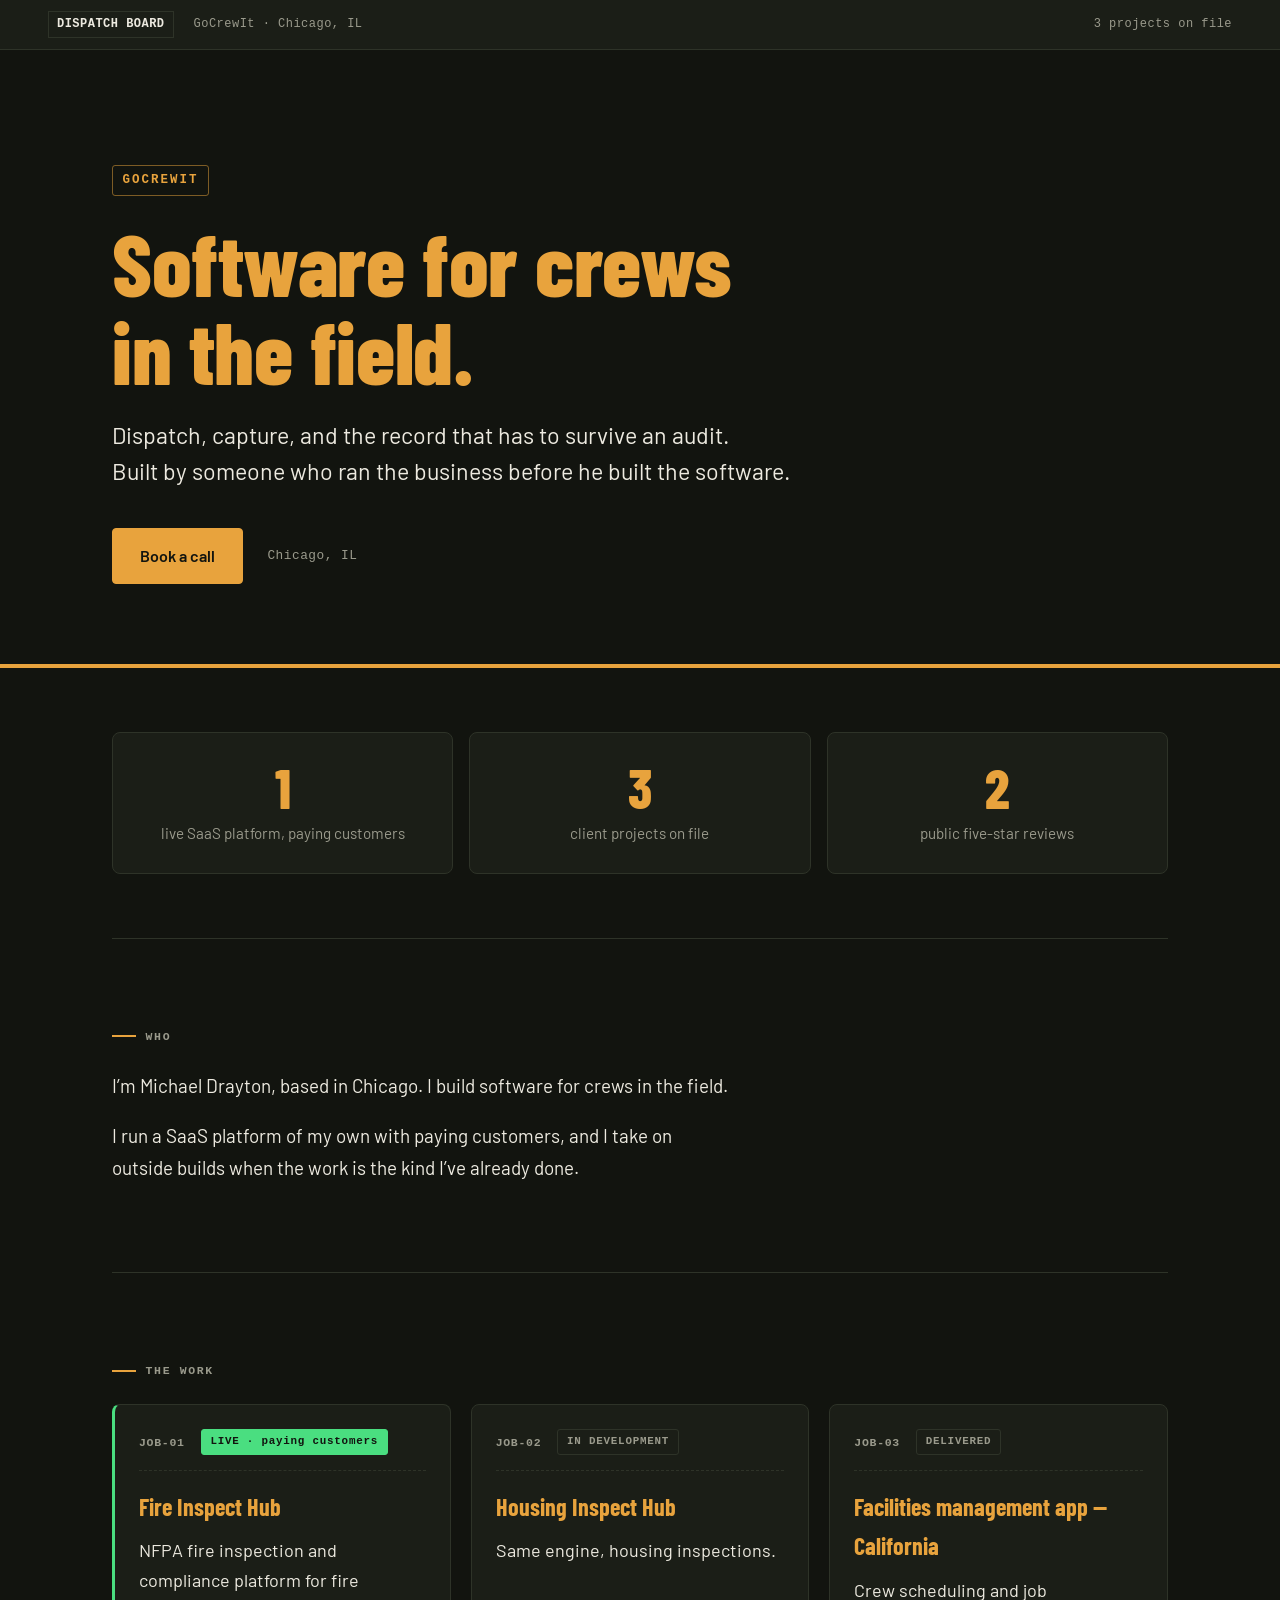
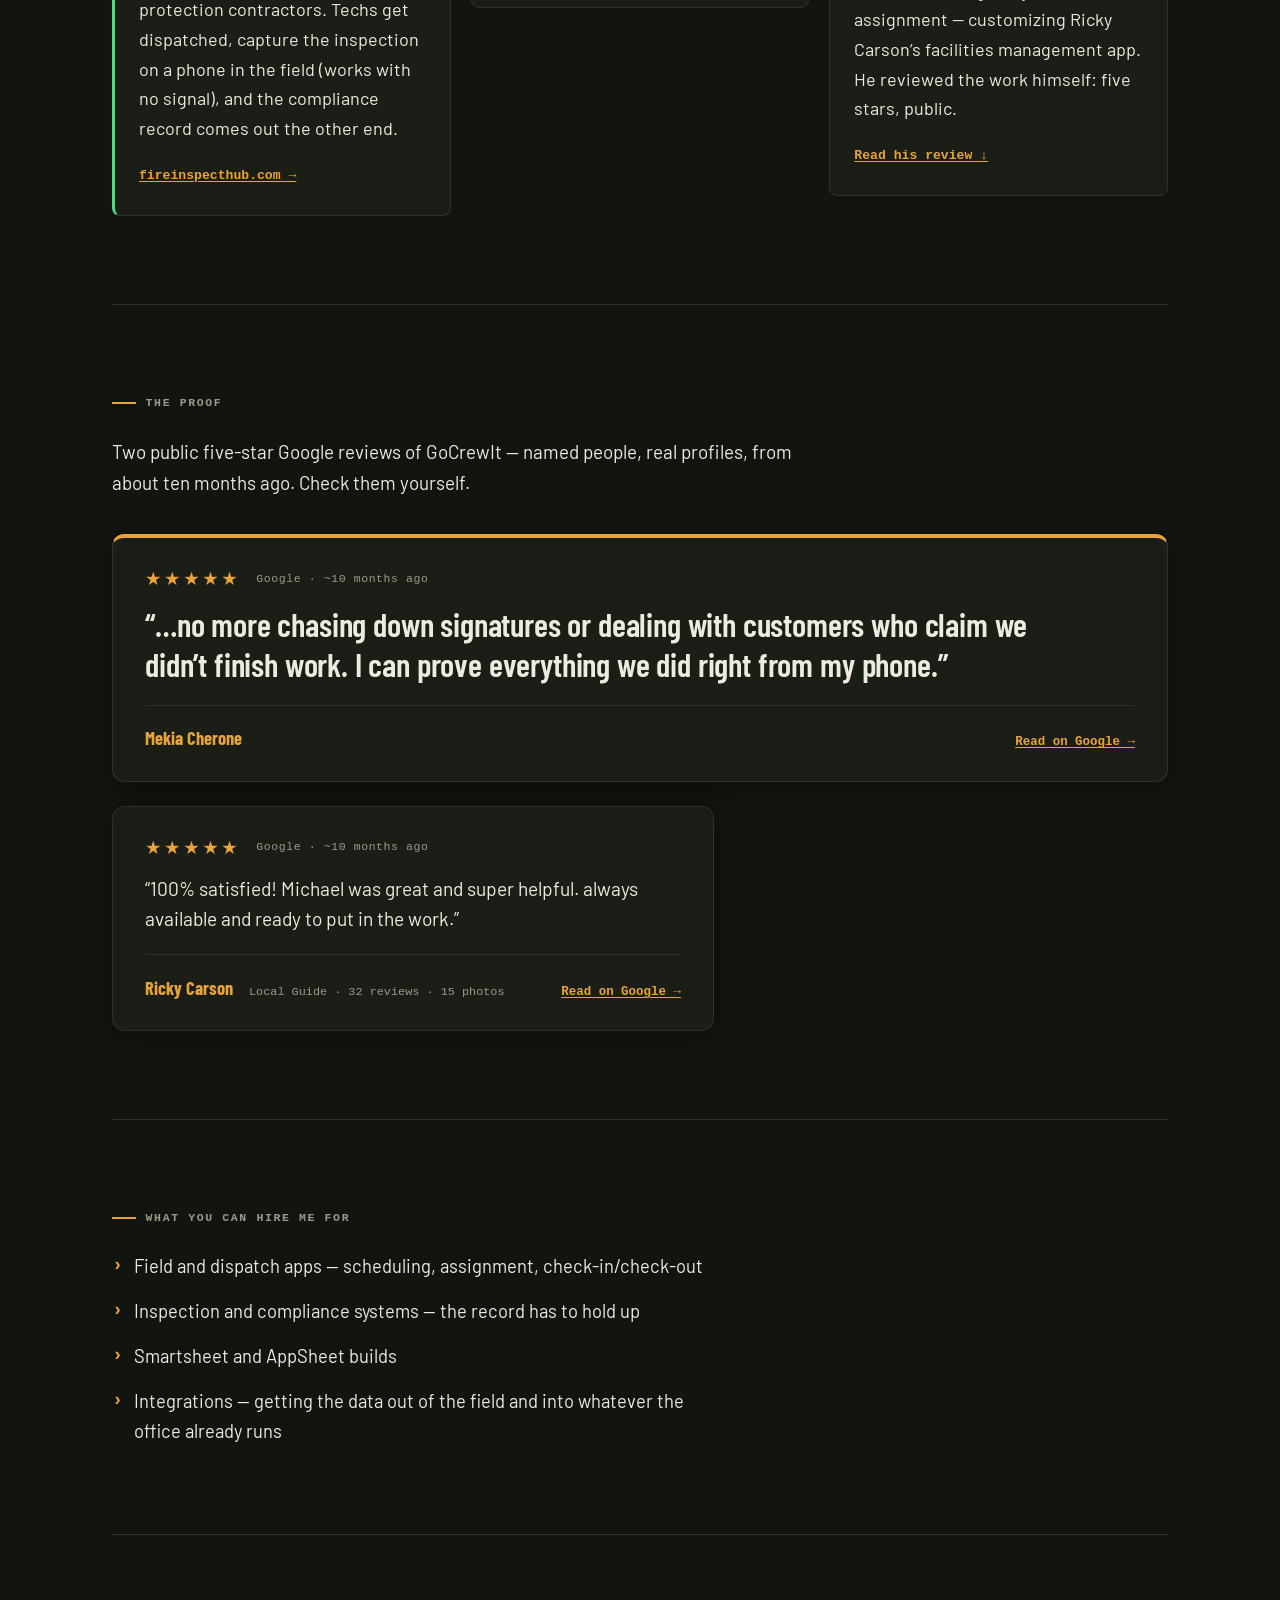
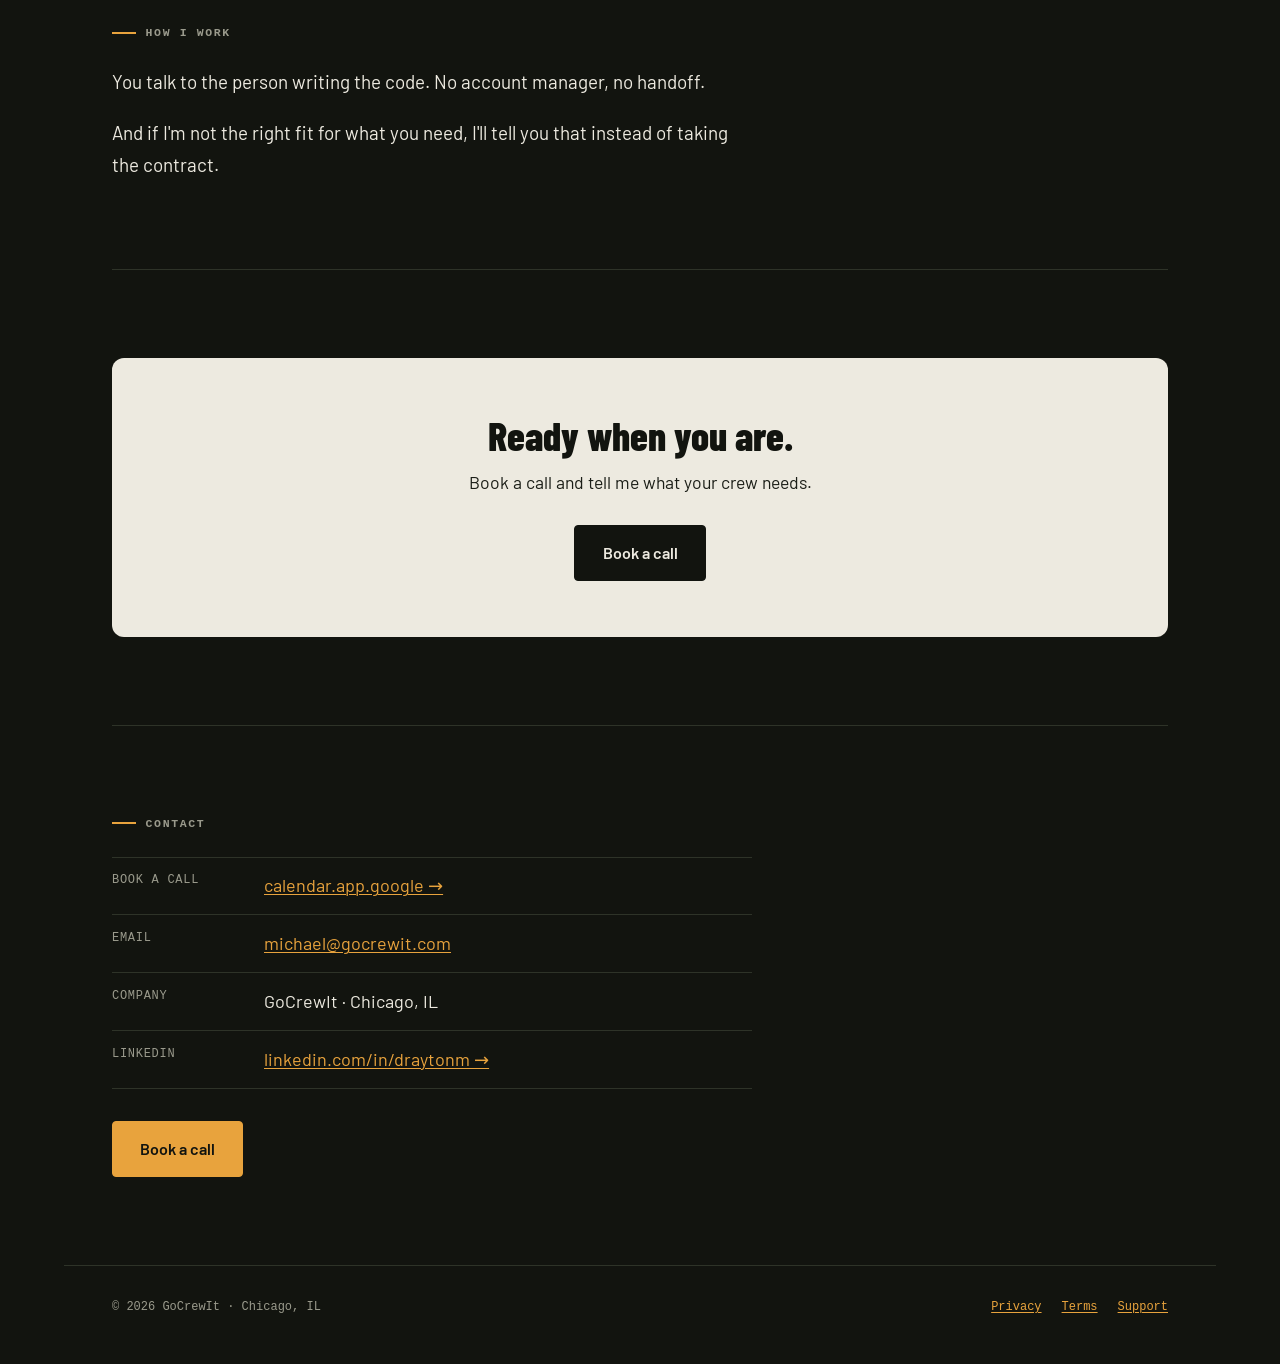
<file: index.html>
<!DOCTYPE html>
<html lang="en">
<head>
<meta charset="utf-8">
<meta name="viewport" content="width=device-width, initial-scale=1">
<title>GoCrewIt — Software for crews in the field</title>
<meta name="description" content="GoCrewIt builds software for crews in the field — dispatch, capture, and the record that has to survive an audit. Built by an operator who ran the business before he built the software. Chicago, IL.">
<link rel="canonical" href="https://gocrewit.com/">

<!-- Open Graph / social -->
<meta property="og:type" content="website">
<meta property="og:site_name" content="GoCrewIt">
<meta property="og:title" content="GoCrewIt — Software for crews in the field">
<meta property="og:description" content="Dispatch, capture, and the record that has to survive an audit. Built by an operator who ran the business before he built the software.">
<meta property="og:url" content="https://gocrewit.com/">
<meta name="twitter:card" content="summary">

<link rel="preconnect" href="https://fonts.googleapis.com">
<link rel="preconnect" href="https://fonts.gstatic.com" crossorigin>
<link href="https://fonts.googleapis.com/css2?family=Barlow+Condensed:wght@600;700;800&family=Barlow:wght@400;500;600&display=swap" rel="stylesheet">
<link rel="stylesheet" href="assets/style.css">
</head>
<body>

<!-- ============================================================= -->
<!-- Dispatch-board header bar — mono metadata, the signature nod   -->
<!-- ============================================================= -->
<header class="board-bar" role="banner">
  <span class="board-bar__tag">DISPATCH BOARD</span>
  <span class="board-bar__meta">GoCrewIt · Chicago, IL</span>
  <span class="board-bar__meta board-bar__meta--dim">3 projects on file</span>
</header>

<!-- 3.1 Hero — the thesis. Full-bleed dark band: the dominant object. -->
<section class="hero" aria-labelledby="wordmark">
  <div class="hero__inner">
    <p class="hero__eyebrow">GoCrewIt</p>
    <h1 id="wordmark" class="hero__thesis">Software for crews in the field.</h1>
    <p class="hero__sub">
      Dispatch, capture, and the record that has to survive an audit.<br>
      Built by someone who ran the business before he built the software.
    </p>
    <div class="hero__actions">
      <a class="btn" href="https://calendar.app.google/ySt95BwqT4u9FVzF8">Book a call</a>
      <span class="hero__loc">Chicago, IL</span>
    </div>
  </div>
</section>

<main id="main">

  <!-- 3.1b Track record — true numbers only. Dark stat cards, the
       credibility punch directly under the hero. -->
  <section class="stats" aria-label="Track record">
    <div class="stats__grid">
      <div class="stat">
        <p class="stat__num">1</p>
        <p class="stat__label">live SaaS platform, paying customers</p>
      </div>
      <div class="stat">
        <p class="stat__num">3</p>
        <p class="stat__label">client projects on file</p>
      </div>
      <div class="stat">
        <p class="stat__num">2</p>
        <p class="stat__label">public five-star reviews</p>
      </div>
    </div>
  </section>

  <!-- 3.2 Who -->
  <section class="who" aria-labelledby="who-h">
    <h2 id="who-h" class="section-label">Who</h2>
    <!-- Origin/domain-fit credential cut entirely (Michael's call): noise on a
         general builder's page. No origin story, no substitute anecdote —
         operator register, tightened. -->
    <div class="who__body">
      <p>
        I&rsquo;m Michael Drayton, based in Chicago. I build software for crews in
        the field.
      </p>
      <p>
        I run a SaaS platform of my own with paying customers, and I take on
        outside builds when the work is the kind I&rsquo;ve already done.
      </p>
    </div>
  </section>

  <!-- 3.3 The work — three job cards (the dispatch board) -->
  <section class="work" aria-labelledby="work-h">
    <h2 id="work-h" class="section-label">The work</h2>
    <ol class="board" role="list">

      <!-- Card 1 — Fire Inspect Hub — the one LIVE, paying-customers card -->
      <li class="card card--live">
        <div class="card__ticket">
          <span class="card__id">JOB-01</span>
          <span class="pill pill--live">LIVE · paying customers</span>
        </div>
        <h3 class="card__title">Fire Inspect Hub</h3>
        <p class="card__scope">
          NFPA fire inspection and compliance platform for fire protection
          contractors. Techs get dispatched, capture the inspection on a phone
          in the field (works with no signal), and the compliance record comes
          out the other end.
        </p>
        <a class="card__link" href="https://fireinspecthub.com">fireinspecthub.com &rarr;</a>
      </li>

      <!-- Card 2 — Housing Inspect Hub -->
      <!-- Status CONFIRMED by Michael 2026-07-13: "IN DEVELOPMENT" — those exact
           words. No "launching soon" / customer / traction language. A truthful
           IN DEVELOPMENT next to a LIVE card is what makes the LIVE card believable. -->
      <li class="card">
        <div class="card__ticket">
          <span class="card__id">JOB-02</span>
          <span class="pill">IN DEVELOPMENT</span>
        </div>
        <h3 class="card__title">Housing Inspect Hub</h3>
        <p class="card__scope">
          Same engine, housing inspections.
        </p>
      </li>

      <!-- Card 3 — CONFIRMED Ricky Carson (the California client). Named, work
           described as his facilities management app, cross-linked to his review
           below — client, work, and his 5-star review all connected on the page. -->
      <li class="card">
        <div class="card__ticket">
          <span class="card__id">JOB-03</span>
          <span class="pill">DELIVERED</span>
        </div>
        <h3 class="card__title">Facilities management app — California</h3>
        <p class="card__scope">
          Crew scheduling and job assignment — customizing Ricky Carson&rsquo;s
          facilities management app. He reviewed the work himself: five stars, public.
        </p>
        <a class="card__link" href="#review-ricky">Read his review &darr;</a>
      </li>

    </ol>
  </section>

  <!-- 3.4 The proof — two public Google Business Profile reviews of GoCrewIt.
       (Capterra route deleted: badges gate at 10 reviews; FIH has one. These are
       better proof — right brand, named public profiles, no gate.) -->
  <section class="proof" aria-labelledby="proof-h">
    <h2 id="proof-h" class="section-label">The proof</h2>
    <p class="proof__context">
      Two public five-star Google reviews of GoCrewIt — named people, real
      profiles, from about ten months ago. Check them yourself.
    </p>

    <div class="reviews">

      <!-- Review 1 — Mekia Cherone (crew-side) — LEAD, most space. Verbatim
           excerpt from her Google review. Link VERIFIED to HER: the ticket's two
           short links were reversed; corrected here. The banned word appears in
           her full review (her voice, allowed); this shorter excerpt omits it. -->
      <blockquote class="review review--lead" cite="https://maps.app.goo.gl/bLrVBWS1Xs43uDd47">
        <div class="review__meta">
          <span class="review__stars" aria-label="Rated 5 out of 5">&#9733;&#9733;&#9733;&#9733;&#9733;</span>
          <span class="review__src">Google &middot; ~10 months ago</span>
        </div>
        <p class="review__body">
          &ldquo;&hellip;no more chasing down signatures or dealing with customers
          who claim we didn&rsquo;t finish work. I can prove everything we did right
          from my phone.&rdquo;
        </p>
        <footer class="review__who">
          <cite>Mekia Cherone</cite>
          <a class="review__link" href="https://maps.app.goo.gl/bLrVBWS1Xs43uDd47">Read on Google &rarr;</a>
        </footer>
      </blockquote>

      <!-- Review 2 — Ricky Carson (the card-3 client) — Local Guide standing is
           the point. Verbatim quote; link VERIFIED to him. id anchors the card-3
           cross-link. -->
      <blockquote class="review" id="review-ricky" cite="https://maps.app.goo.gl/mHbYGeDzACxAcpWj6">
        <div class="review__meta">
          <span class="review__stars" aria-label="Rated 5 out of 5">&#9733;&#9733;&#9733;&#9733;&#9733;</span>
          <span class="review__src">Google &middot; ~10 months ago</span>
        </div>
        <p class="review__body">
          &ldquo;100% satisfied! Michael was great and super helpful. always
          available and ready to put in the work.&rdquo;
        </p>
        <footer class="review__who">
          <cite>Ricky Carson</cite>
          <span class="review__badge">Local Guide &middot; 32 reviews &middot; 15 photos</span>
          <a class="review__link" href="https://maps.app.goo.gl/mHbYGeDzACxAcpWj6">Read on Google &rarr;</a>
        </footer>
      </blockquote>

    </div>
  </section>

  <!-- 3.5 What you can hire me for -->
  <section class="hire" aria-labelledby="hire-h">
    <h2 id="hire-h" class="section-label">What you can hire me for</h2>
    <ul class="hire__list" role="list">
      <li>Field and dispatch apps — scheduling, assignment, check-in/check-out</li>
      <li>Inspection and compliance systems — the record has to hold up</li>
      <li>Smartsheet and AppSheet builds</li>
      <li>Integrations — getting the data out of the field and into whatever the office already runs</li>
    </ul>
  </section>

  <!-- 3.6 How I work -->
  <section class="how" aria-labelledby="how-h">
    <h2 id="how-h" class="section-label">How I work</h2>
    <div class="how__body">
      <p>You talk to the person writing the code. No account manager, no handoff.</p>
      <p>And if I'm not the right fit for what you need, I'll tell you that instead of taking the contract.</p>
    </div>
  </section>

  <!-- 3.6b Inline CTA panel — FIH's mid-page conversion object, in ink. -->
  <section class="cta-panel" aria-label="Book a call">
    <div class="cta-panel__box">
      <h2>Ready when you are.</h2>
      <p>Book a call and tell me what your crew needs.</p>
      <a class="btn" href="https://calendar.app.google/ySt95BwqT4u9FVzF8">Book a call</a>
    </div>
  </section>

  <!-- 3.7 Contact -->
  <section class="contact" aria-labelledby="contact-h">
    <h2 id="contact-h" class="section-label">Contact</h2>
    <dl class="contact__grid">
      <div class="contact__row">
        <dt>Book a call</dt>
        <dd><a href="https://calendar.app.google/ySt95BwqT4u9FVzF8">calendar.app.google &rarr;</a></dd>
      </div>
      <div class="contact__row">
        <dt>Email</dt>
        <dd><a href="mailto:michael@gocrewit.com">michael@gocrewit.com</a></dd>
      </div>
      <div class="contact__row">
        <dt>Company</dt>
        <dd>GoCrewIt · Chicago, IL</dd>
      </div>
      <div class="contact__row">
        <dt>LinkedIn</dt>
        <dd><a href="https://www.linkedin.com/in/draytonm/">linkedin.com/in/draytonm &rarr;</a></dd>
      </div>
    </dl>
    <p class="contact__cta">
      <a class="btn" href="https://calendar.app.google/ySt95BwqT4u9FVzF8">Book a call</a>
    </p>
  </section>

</main>

<footer class="site-foot" role="contentinfo">
  <span>&copy; 2026 GoCrewIt · Chicago, IL</span>
  <nav class="site-foot__nav" aria-label="Legal">
    <a href="privacy-policy.html">Privacy</a>
    <a href="terms-of-service.html">Terms</a>
    <a href="support.html">Support</a>
  </nav>
</footer>

</body>
</html>
</file>
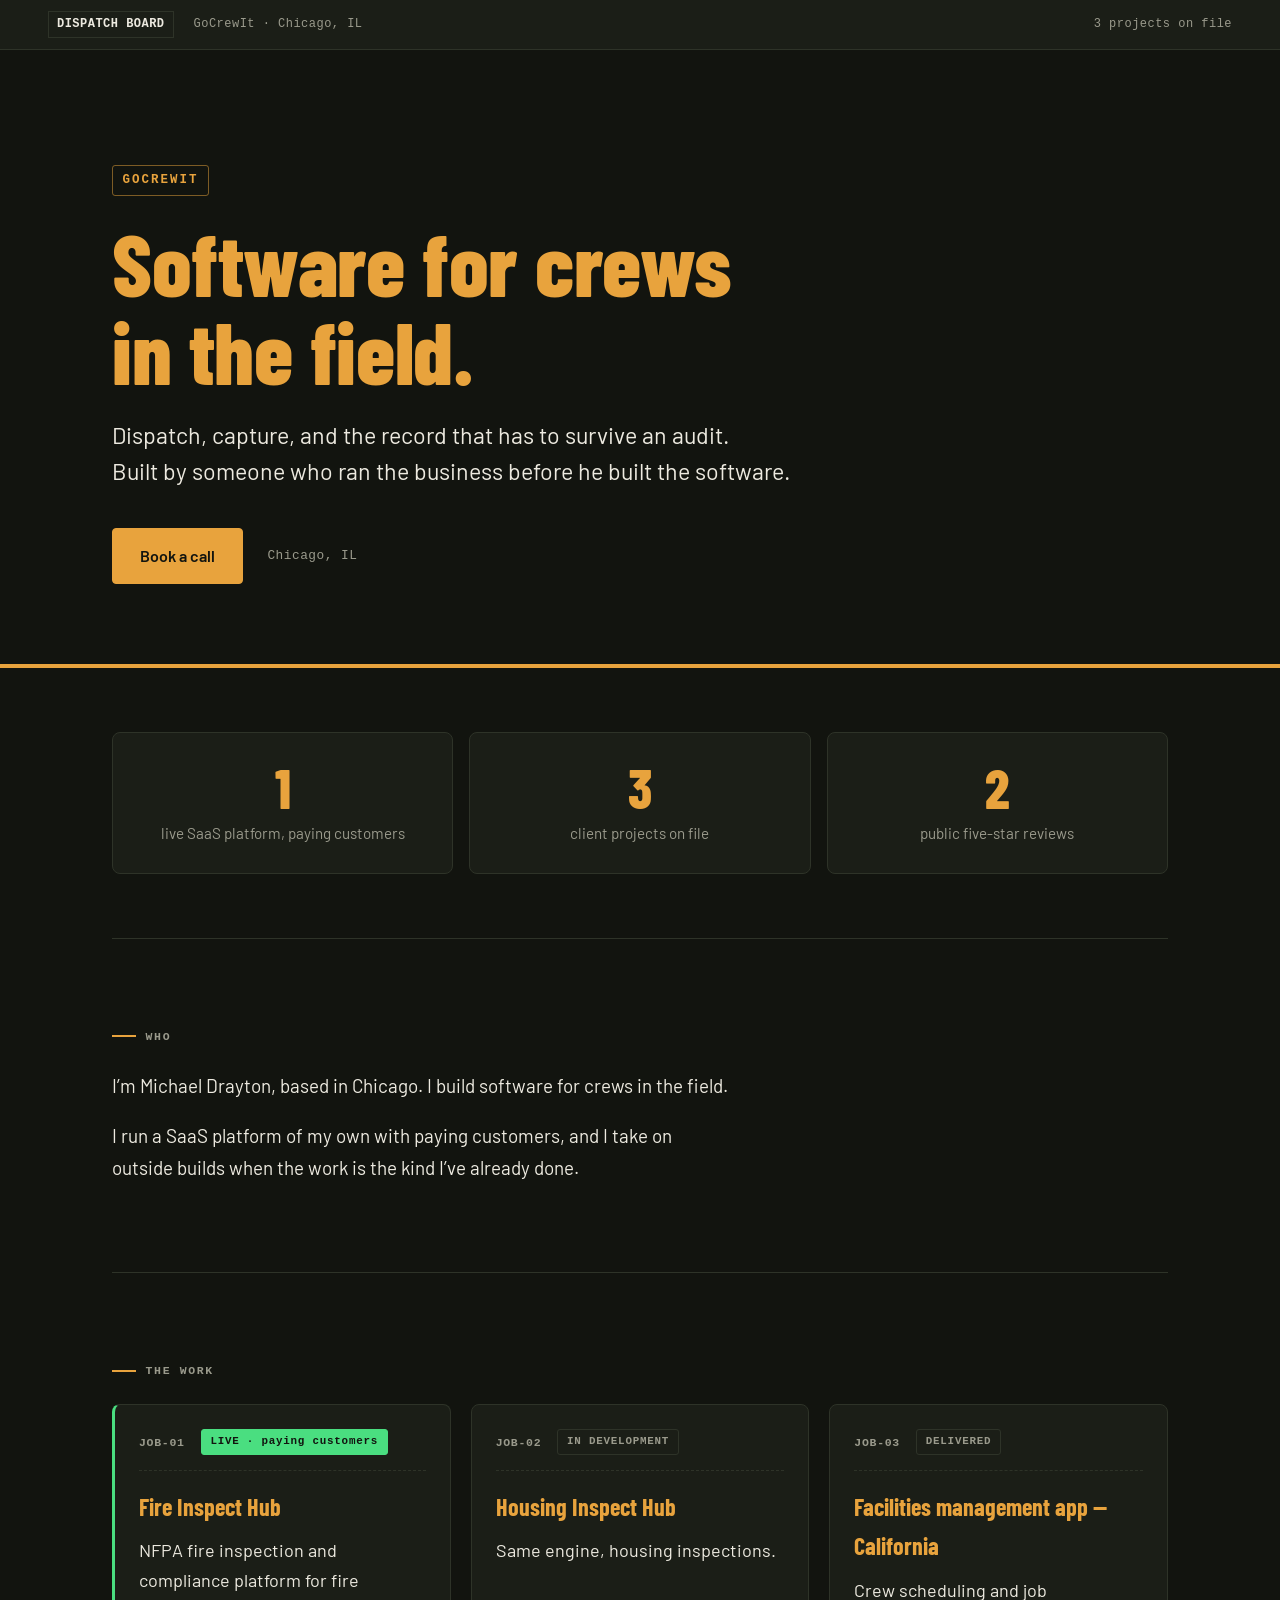
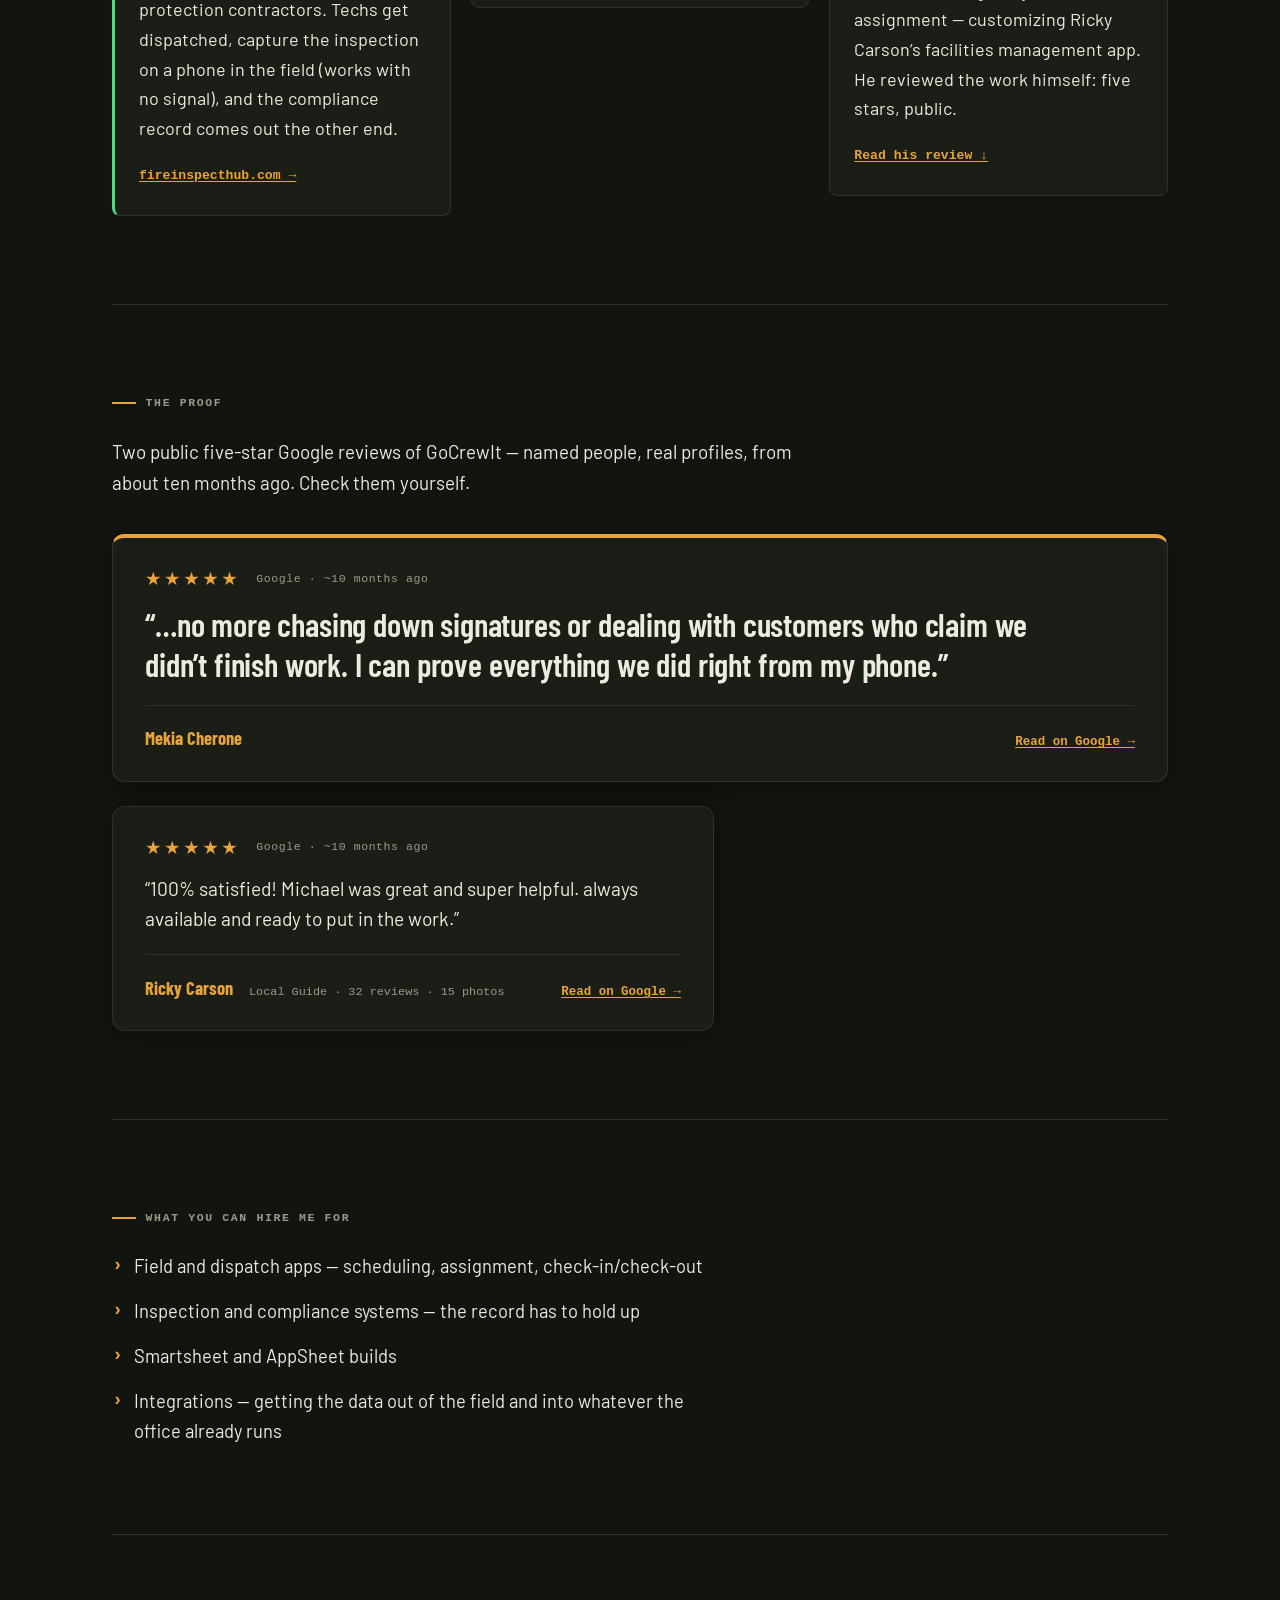
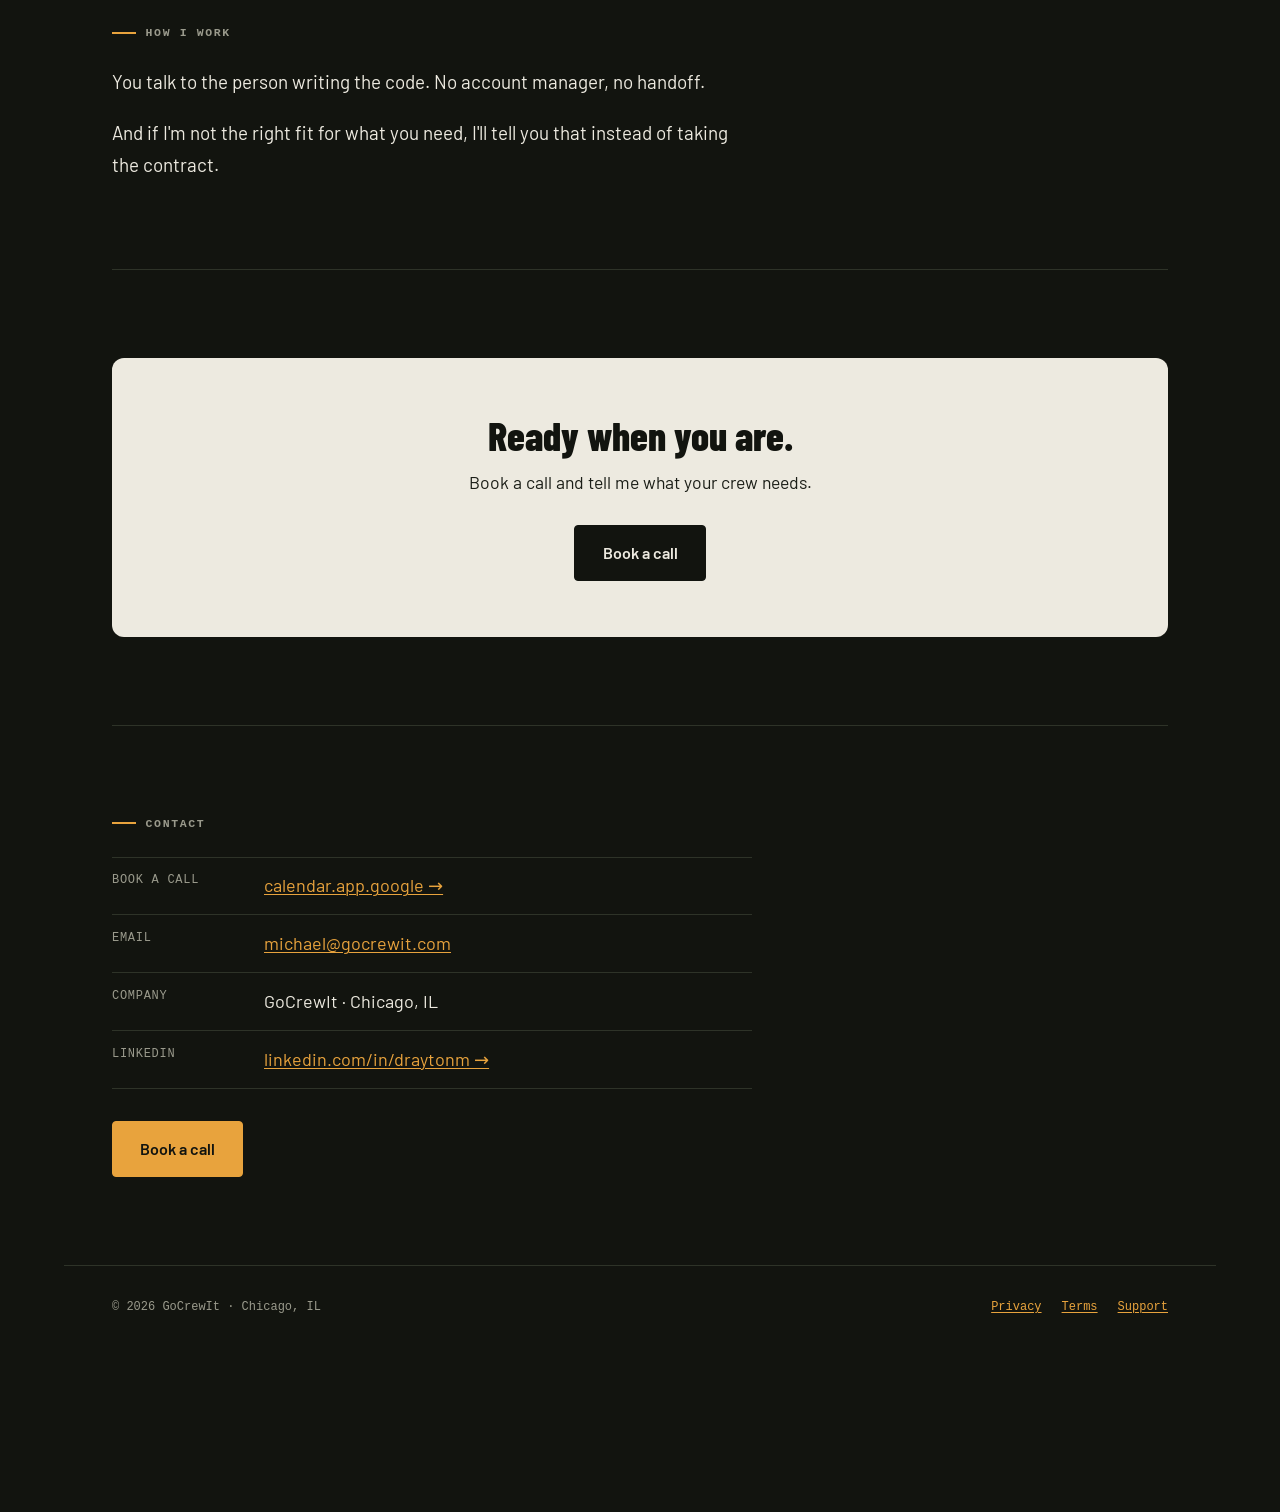
<file: case-study/index.html>
<!DOCTYPE html>
<html lang="en">
<head>
<meta charset="utf-8">
<meta http-equiv="refresh" content="0;url=/">
<link rel="canonical" href="https://gocrewit.com/">
<meta name="robots" content="noindex">
<title>Redirecting — GoCrewIt</title>
</head>
<body>
<p>This page has moved. <a href="/">Go to GoCrewIt &rarr;</a></p>
</body>
</html>
</file>
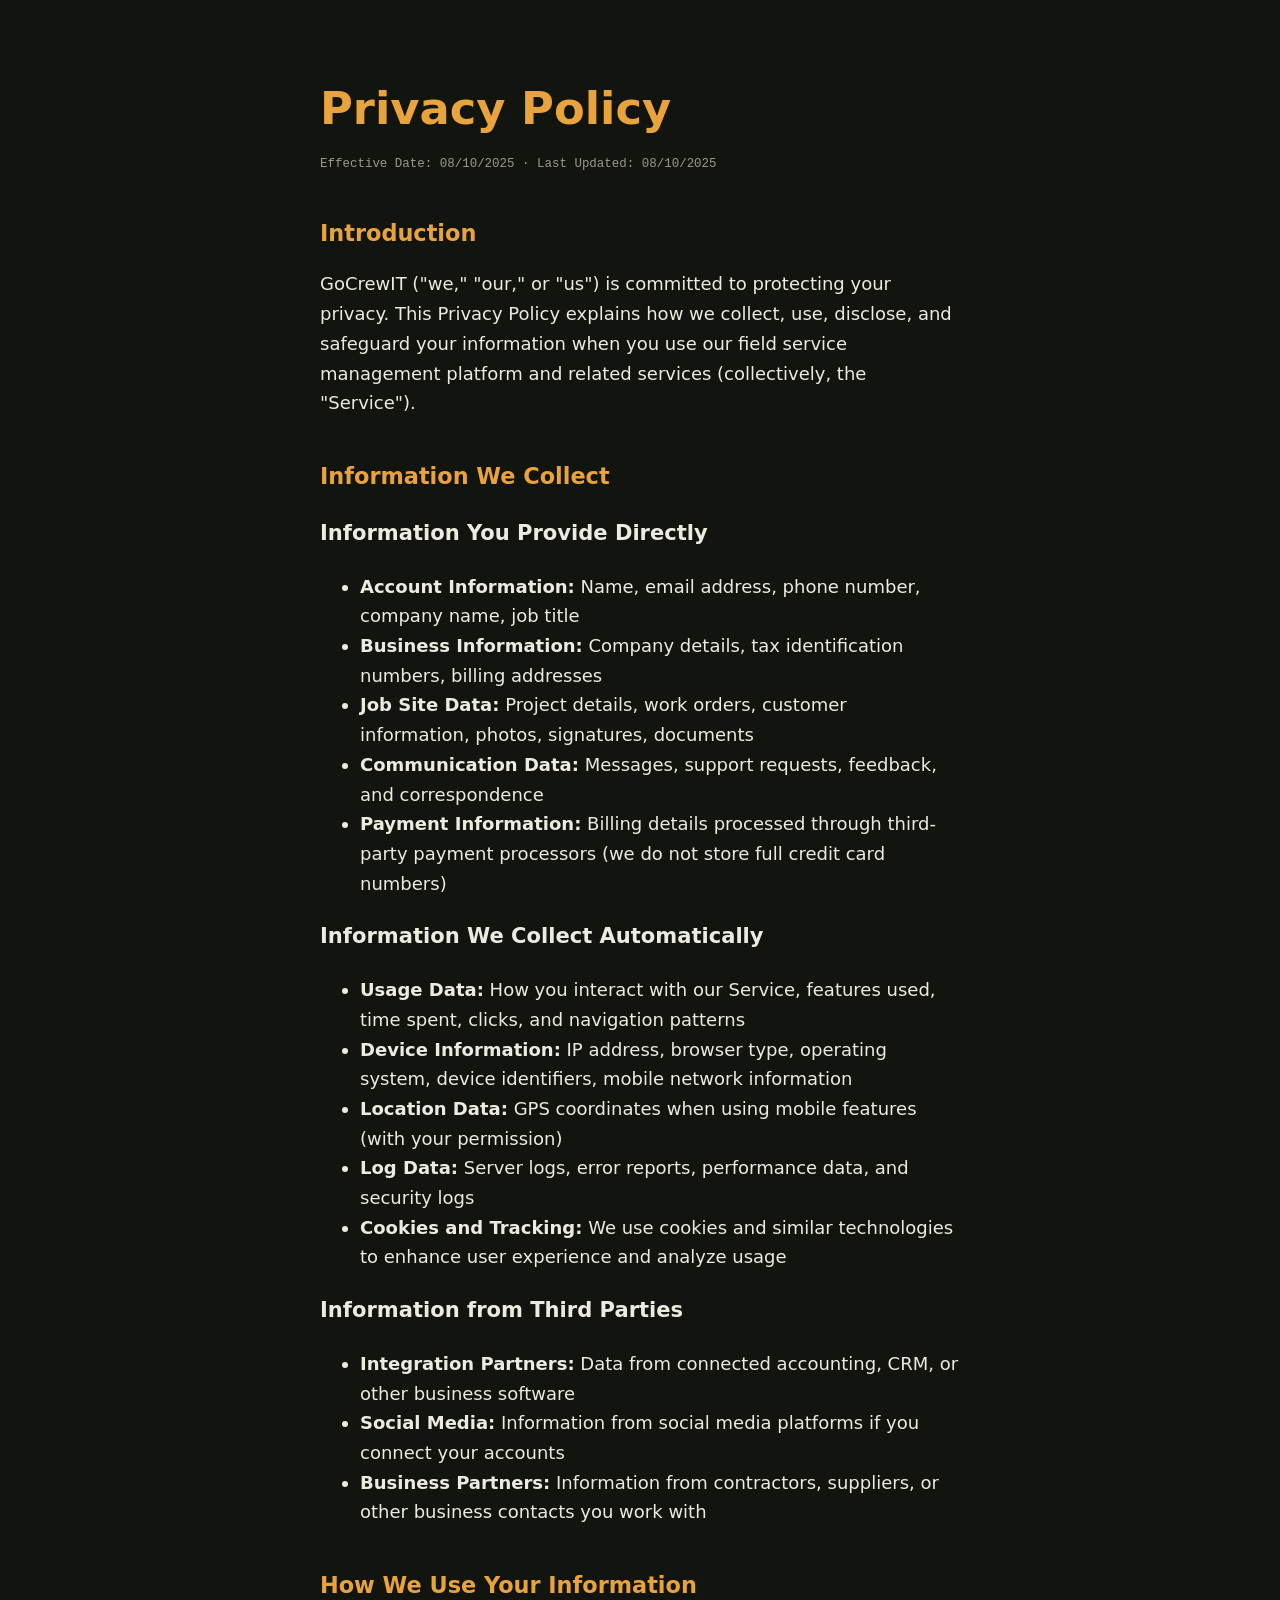
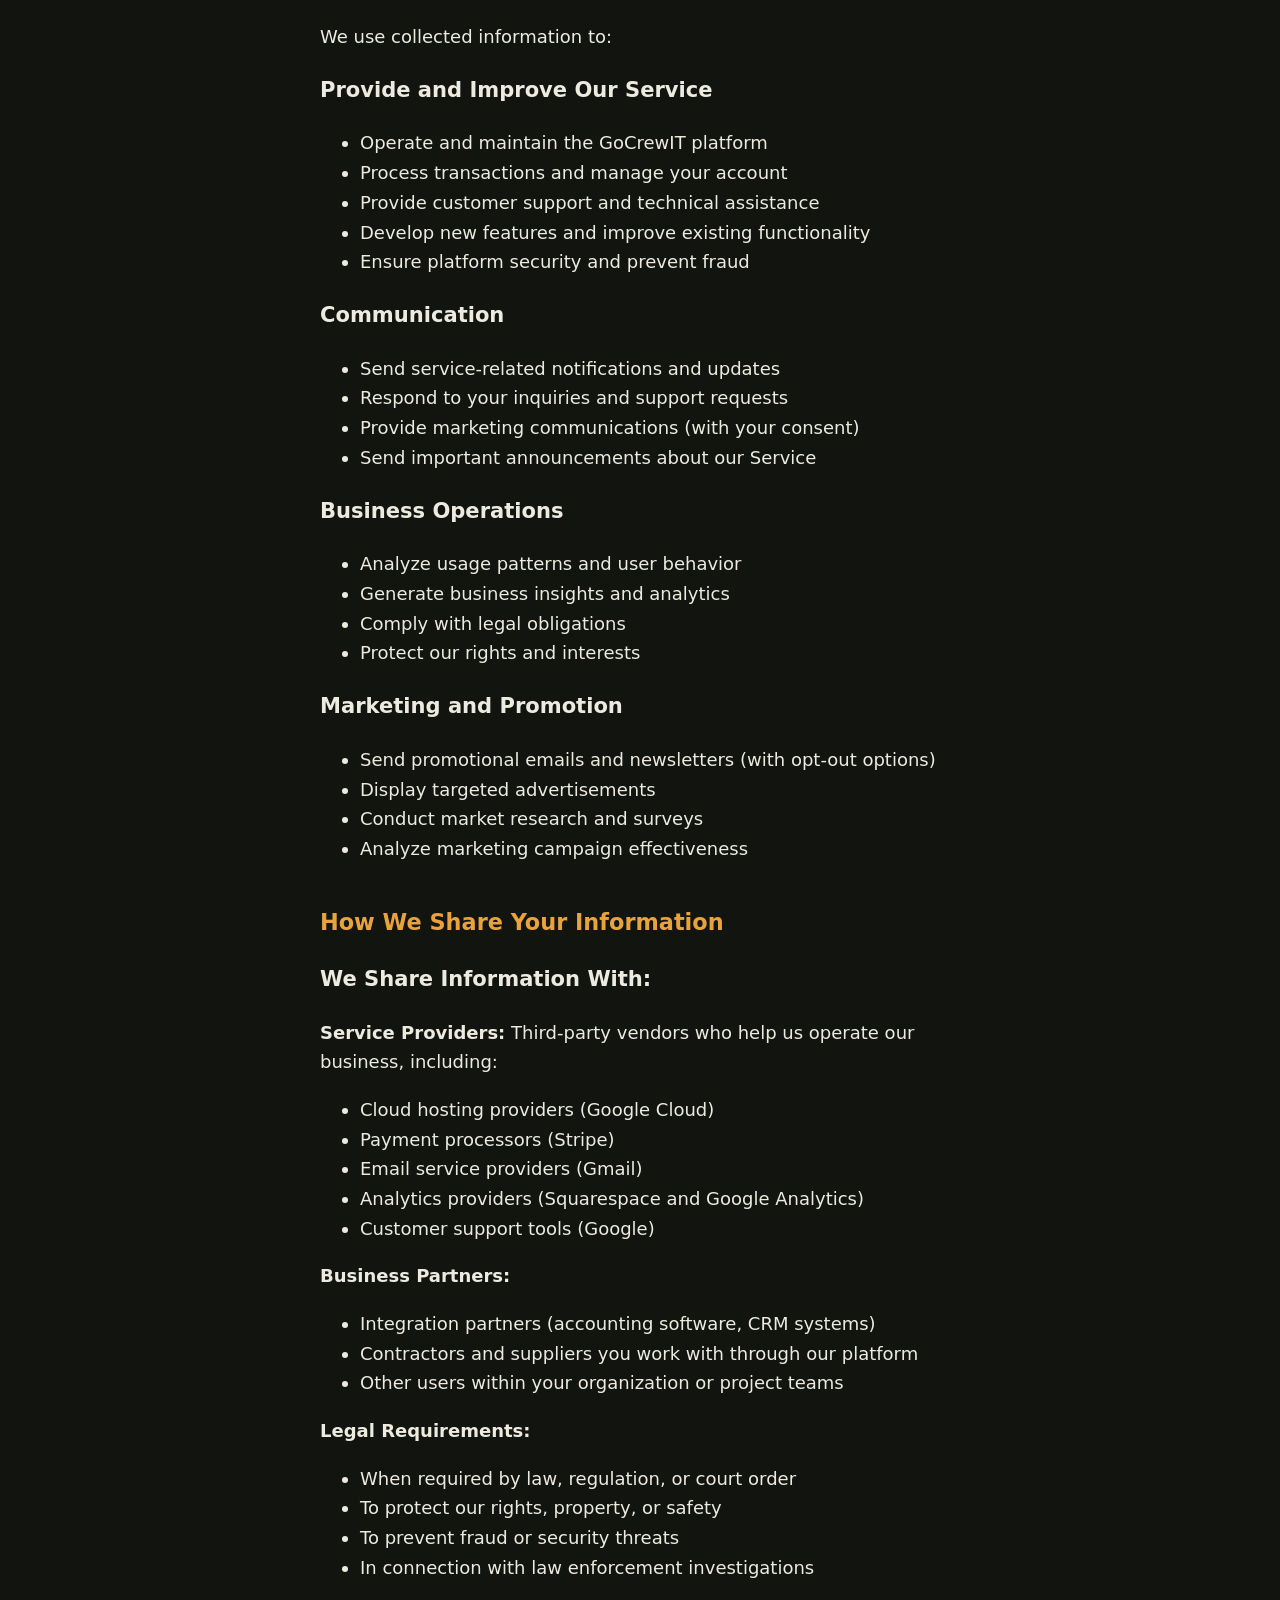
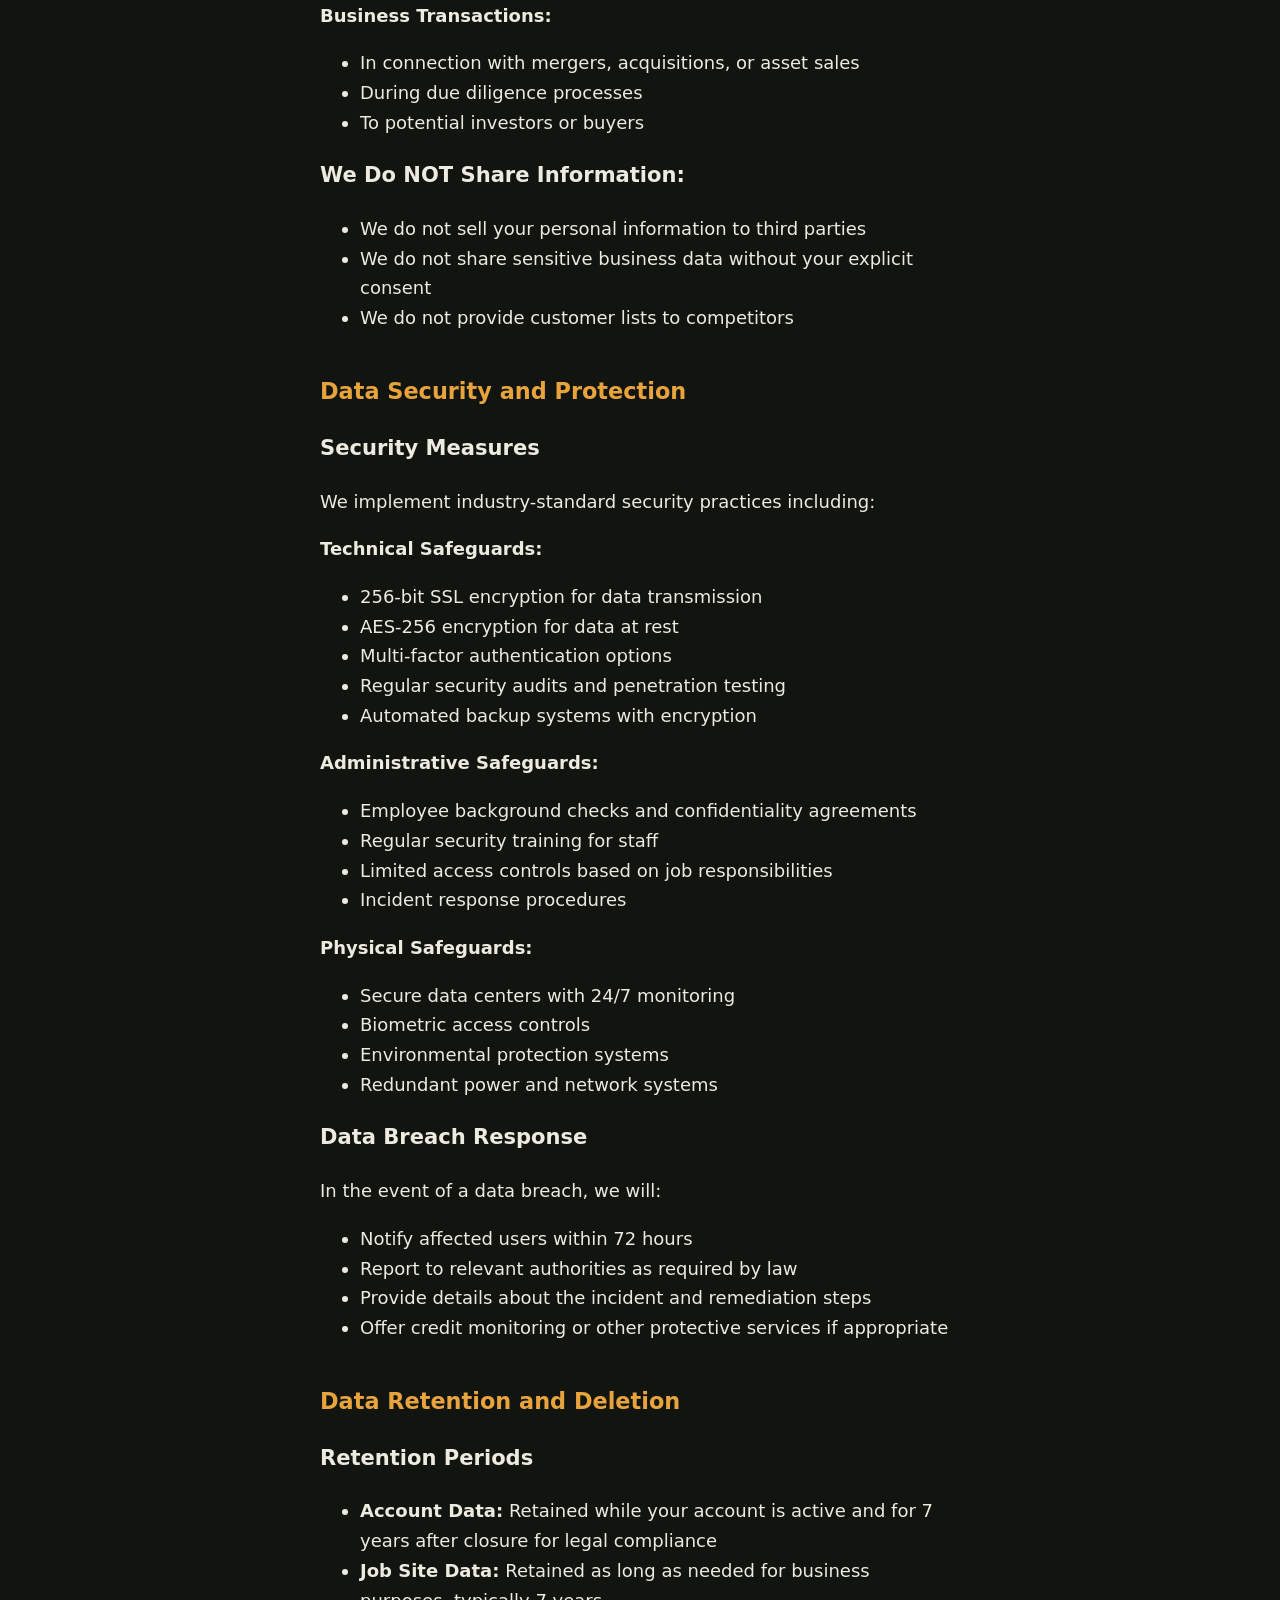
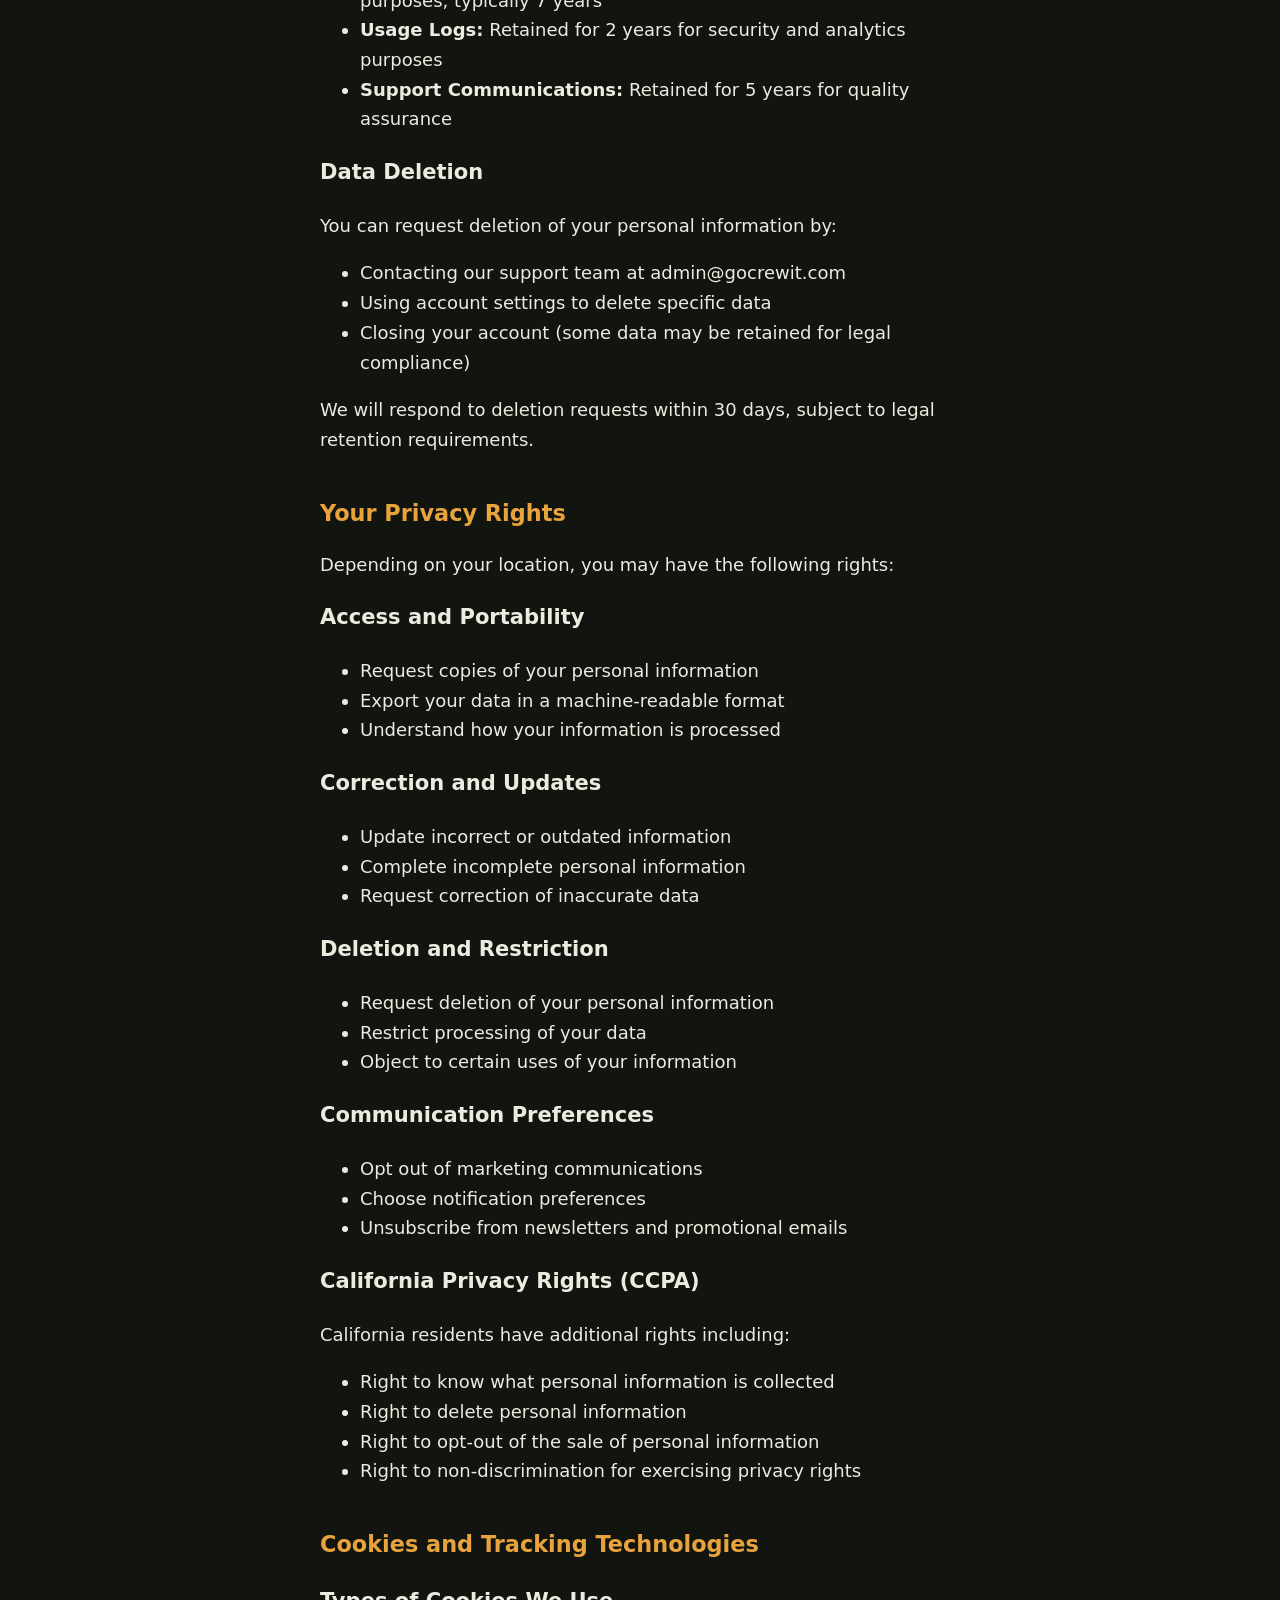
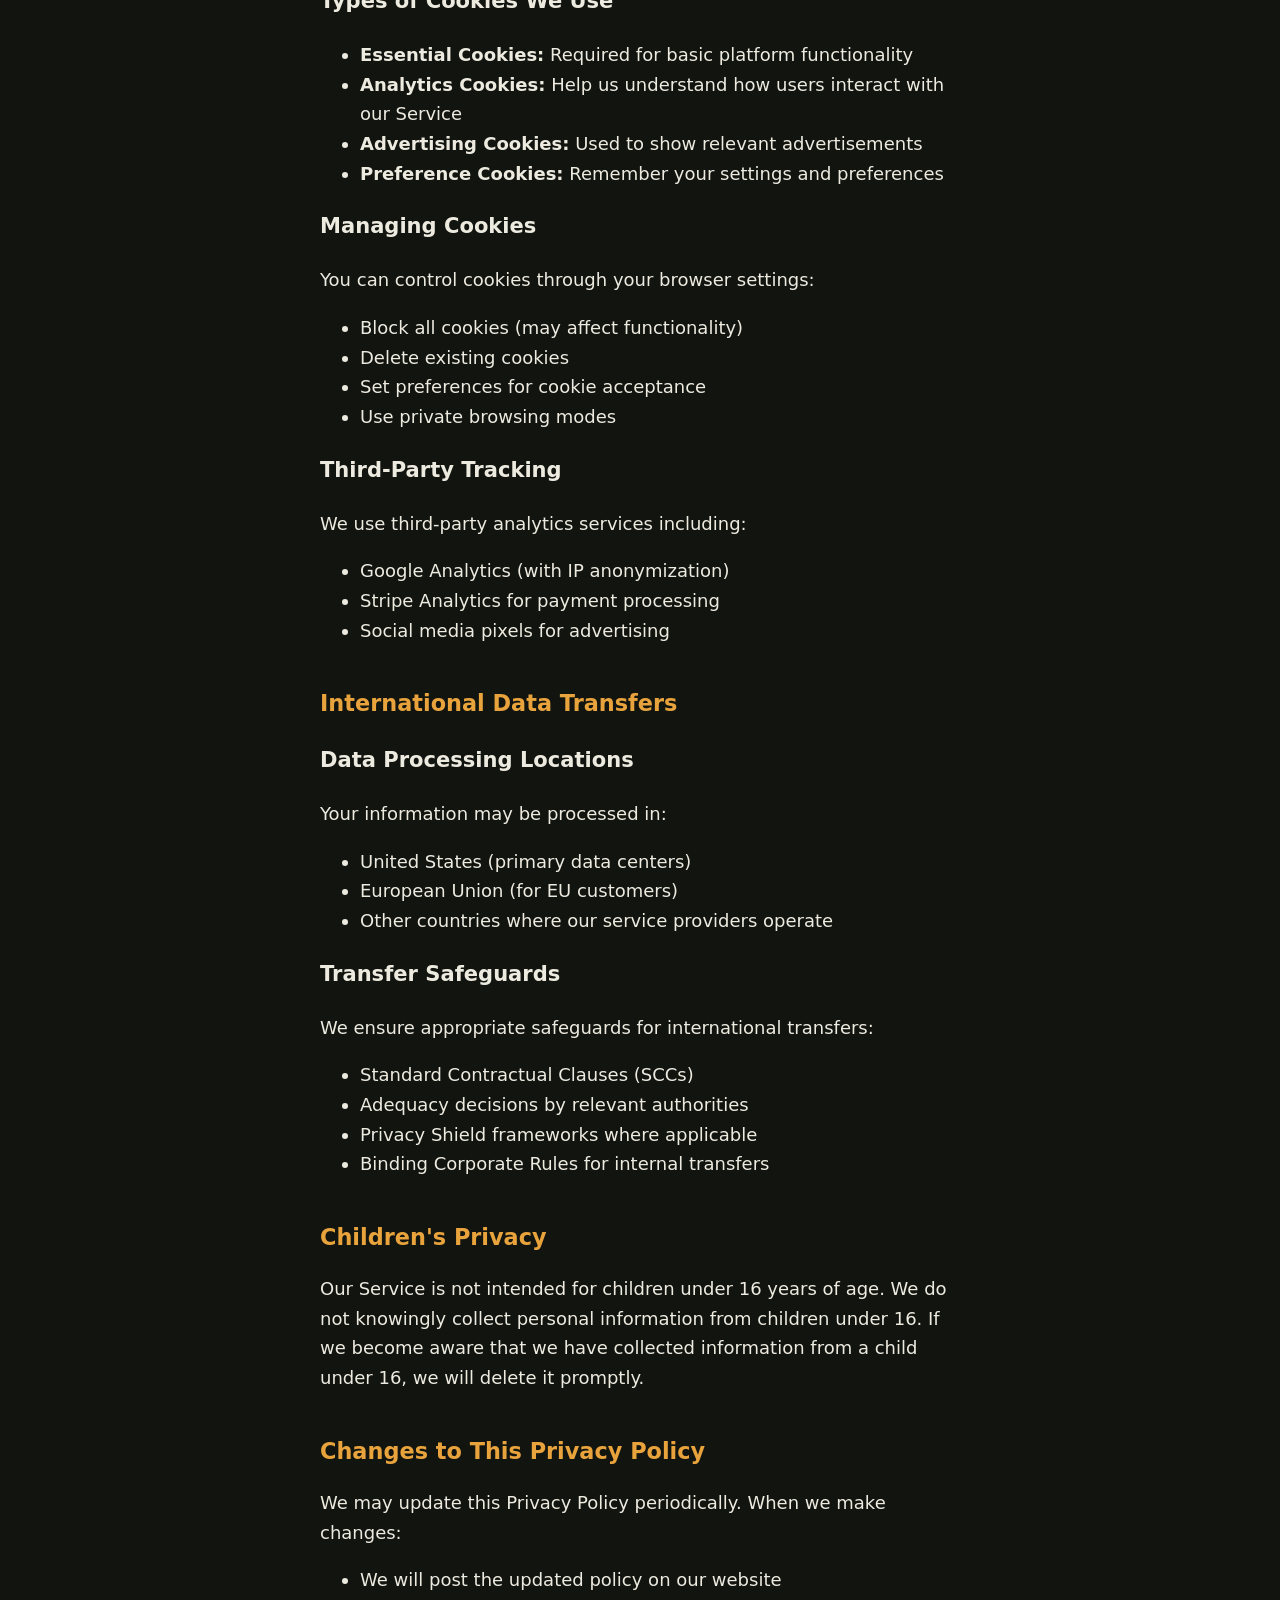
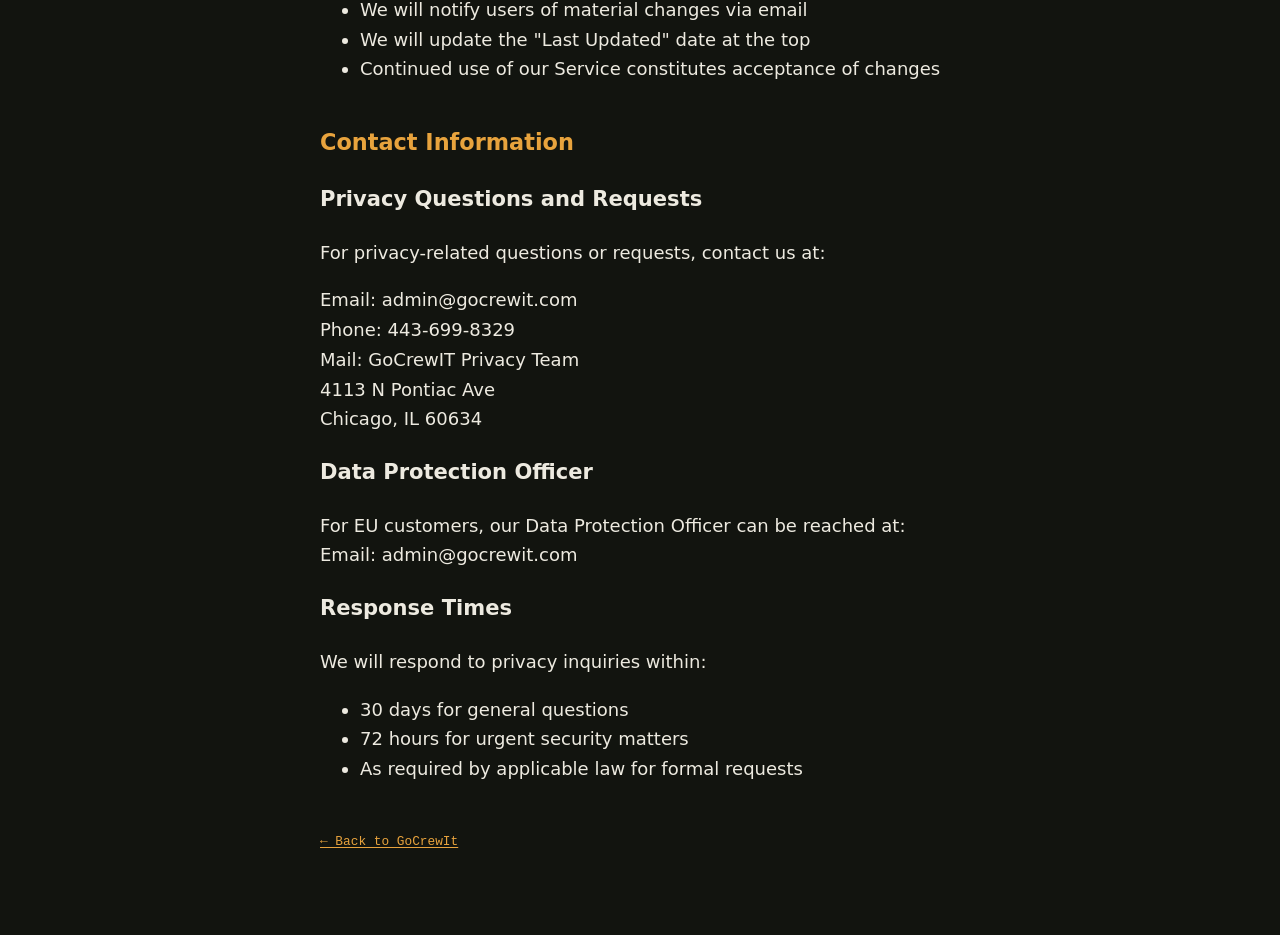
<file: privacy-policy.html>
<!DOCTYPE html>
<html lang="en">
<head>
<meta charset="utf-8">
<meta name="viewport" content="width=device-width, initial-scale=1">
<title>Privacy Policy — GoCrewIt</title>
<link rel="canonical" href="https://gocrewit.com/privacy-policy">
<link rel="stylesheet" href="/assets/style.css">
</head>
<body>
<main class="doc">
  <h1>Privacy Policy</h1>
  <p class="doc__meta">Effective Date: 08/10/2025 · Last Updated: 08/10/2025</p>

  <!-- Ported verbatim from the live Squarespace /privacy-policy page (2026-07-13).
       Text unchanged; only structured into HTML headings/lists. -->

  <h2>Introduction</h2>
  <p>GoCrewIT ("we," "our," or "us") is committed to protecting your privacy. This Privacy Policy explains how we collect, use, disclose, and safeguard your information when you use our field service management platform and related services (collectively, the "Service").</p>

  <h2>Information We Collect</h2>

  <h3>Information You Provide Directly</h3>
  <ul>
    <li><strong>Account Information:</strong> Name, email address, phone number, company name, job title</li>
    <li><strong>Business Information:</strong> Company details, tax identification numbers, billing addresses</li>
    <li><strong>Job Site Data:</strong> Project details, work orders, customer information, photos, signatures, documents</li>
    <li><strong>Communication Data:</strong> Messages, support requests, feedback, and correspondence</li>
    <li><strong>Payment Information:</strong> Billing details processed through third-party payment processors (we do not store full credit card numbers)</li>
  </ul>

  <h3>Information We Collect Automatically</h3>
  <ul>
    <li><strong>Usage Data:</strong> How you interact with our Service, features used, time spent, clicks, and navigation patterns</li>
    <li><strong>Device Information:</strong> IP address, browser type, operating system, device identifiers, mobile network information</li>
    <li><strong>Location Data:</strong> GPS coordinates when using mobile features (with your permission)</li>
    <li><strong>Log Data:</strong> Server logs, error reports, performance data, and security logs</li>
    <li><strong>Cookies and Tracking:</strong> We use cookies and similar technologies to enhance user experience and analyze usage</li>
  </ul>

  <h3>Information from Third Parties</h3>
  <ul>
    <li><strong>Integration Partners:</strong> Data from connected accounting, CRM, or other business software</li>
    <li><strong>Social Media:</strong> Information from social media platforms if you connect your accounts</li>
    <li><strong>Business Partners:</strong> Information from contractors, suppliers, or other business contacts you work with</li>
  </ul>

  <h2>How We Use Your Information</h2>
  <p>We use collected information to:</p>

  <h3>Provide and Improve Our Service</h3>
  <ul>
    <li>Operate and maintain the GoCrewIT platform</li>
    <li>Process transactions and manage your account</li>
    <li>Provide customer support and technical assistance</li>
    <li>Develop new features and improve existing functionality</li>
    <li>Ensure platform security and prevent fraud</li>
  </ul>

  <h3>Communication</h3>
  <ul>
    <li>Send service-related notifications and updates</li>
    <li>Respond to your inquiries and support requests</li>
    <li>Provide marketing communications (with your consent)</li>
    <li>Send important announcements about our Service</li>
  </ul>

  <h3>Business Operations</h3>
  <ul>
    <li>Analyze usage patterns and user behavior</li>
    <li>Generate business insights and analytics</li>
    <li>Comply with legal obligations</li>
    <li>Protect our rights and interests</li>
  </ul>

  <h3>Marketing and Promotion</h3>
  <ul>
    <li>Send promotional emails and newsletters (with opt-out options)</li>
    <li>Display targeted advertisements</li>
    <li>Conduct market research and surveys</li>
    <li>Analyze marketing campaign effectiveness</li>
  </ul>

  <h2>How We Share Your Information</h2>

  <h3>We Share Information With:</h3>
  <p><strong>Service Providers:</strong> Third-party vendors who help us operate our business, including:</p>
  <ul>
    <li>Cloud hosting providers (Google Cloud)</li>
    <li>Payment processors (Stripe)</li>
    <li>Email service providers (Gmail)</li>
    <li>Analytics providers (Squarespace and Google Analytics)</li>
    <li>Customer support tools (Google)</li>
  </ul>
  <p><strong>Business Partners:</strong></p>
  <ul>
    <li>Integration partners (accounting software, CRM systems)</li>
    <li>Contractors and suppliers you work with through our platform</li>
    <li>Other users within your organization or project teams</li>
  </ul>
  <p><strong>Legal Requirements:</strong></p>
  <ul>
    <li>When required by law, regulation, or court order</li>
    <li>To protect our rights, property, or safety</li>
    <li>To prevent fraud or security threats</li>
    <li>In connection with law enforcement investigations</li>
  </ul>
  <p><strong>Business Transactions:</strong></p>
  <ul>
    <li>In connection with mergers, acquisitions, or asset sales</li>
    <li>During due diligence processes</li>
    <li>To potential investors or buyers</li>
  </ul>

  <h3>We Do NOT Share Information:</h3>
  <ul>
    <li>We do not sell your personal information to third parties</li>
    <li>We do not share sensitive business data without your explicit consent</li>
    <li>We do not provide customer lists to competitors</li>
  </ul>

  <h2>Data Security and Protection</h2>

  <h3>Security Measures</h3>
  <p>We implement industry-standard security practices including:</p>
  <p><strong>Technical Safeguards:</strong></p>
  <ul>
    <li>256-bit SSL encryption for data transmission</li>
    <li>AES-256 encryption for data at rest</li>
    <li>Multi-factor authentication options</li>
    <li>Regular security audits and penetration testing</li>
    <li>Automated backup systems with encryption</li>
  </ul>
  <p><strong>Administrative Safeguards:</strong></p>
  <ul>
    <li>Employee background checks and confidentiality agreements</li>
    <li>Regular security training for staff</li>
    <li>Limited access controls based on job responsibilities</li>
    <li>Incident response procedures</li>
  </ul>
  <p><strong>Physical Safeguards:</strong></p>
  <ul>
    <li>Secure data centers with 24/7 monitoring</li>
    <li>Biometric access controls</li>
    <li>Environmental protection systems</li>
    <li>Redundant power and network systems</li>
  </ul>

  <h3>Data Breach Response</h3>
  <p>In the event of a data breach, we will:</p>
  <ul>
    <li>Notify affected users within 72 hours</li>
    <li>Report to relevant authorities as required by law</li>
    <li>Provide details about the incident and remediation steps</li>
    <li>Offer credit monitoring or other protective services if appropriate</li>
  </ul>

  <h2>Data Retention and Deletion</h2>

  <h3>Retention Periods</h3>
  <ul>
    <li><strong>Account Data:</strong> Retained while your account is active and for 7 years after closure for legal compliance</li>
    <li><strong>Job Site Data:</strong> Retained as long as needed for business purposes, typically 7 years</li>
    <li><strong>Usage Logs:</strong> Retained for 2 years for security and analytics purposes</li>
    <li><strong>Support Communications:</strong> Retained for 5 years for quality assurance</li>
  </ul>

  <h3>Data Deletion</h3>
  <p>You can request deletion of your personal information by:</p>
  <ul>
    <li>Contacting our support team at admin@gocrewit.com</li>
    <li>Using account settings to delete specific data</li>
    <li>Closing your account (some data may be retained for legal compliance)</li>
  </ul>
  <p>We will respond to deletion requests within 30 days, subject to legal retention requirements.</p>

  <h2>Your Privacy Rights</h2>
  <p>Depending on your location, you may have the following rights:</p>

  <h3>Access and Portability</h3>
  <ul>
    <li>Request copies of your personal information</li>
    <li>Export your data in a machine-readable format</li>
    <li>Understand how your information is processed</li>
  </ul>

  <h3>Correction and Updates</h3>
  <ul>
    <li>Update incorrect or outdated information</li>
    <li>Complete incomplete personal information</li>
    <li>Request correction of inaccurate data</li>
  </ul>

  <h3>Deletion and Restriction</h3>
  <ul>
    <li>Request deletion of your personal information</li>
    <li>Restrict processing of your data</li>
    <li>Object to certain uses of your information</li>
  </ul>

  <h3>Communication Preferences</h3>
  <ul>
    <li>Opt out of marketing communications</li>
    <li>Choose notification preferences</li>
    <li>Unsubscribe from newsletters and promotional emails</li>
  </ul>

  <h3>California Privacy Rights (CCPA)</h3>
  <p>California residents have additional rights including:</p>
  <ul>
    <li>Right to know what personal information is collected</li>
    <li>Right to delete personal information</li>
    <li>Right to opt-out of the sale of personal information</li>
    <li>Right to non-discrimination for exercising privacy rights</li>
  </ul>

  <h2>Cookies and Tracking Technologies</h2>

  <h3>Types of Cookies We Use</h3>
  <ul>
    <li><strong>Essential Cookies:</strong> Required for basic platform functionality</li>
    <li><strong>Analytics Cookies:</strong> Help us understand how users interact with our Service</li>
    <li><strong>Advertising Cookies:</strong> Used to show relevant advertisements</li>
    <li><strong>Preference Cookies:</strong> Remember your settings and preferences</li>
  </ul>

  <h3>Managing Cookies</h3>
  <p>You can control cookies through your browser settings:</p>
  <ul>
    <li>Block all cookies (may affect functionality)</li>
    <li>Delete existing cookies</li>
    <li>Set preferences for cookie acceptance</li>
    <li>Use private browsing modes</li>
  </ul>

  <h3>Third-Party Tracking</h3>
  <p>We use third-party analytics services including:</p>
  <ul>
    <li>Google Analytics (with IP anonymization)</li>
    <li>Stripe Analytics for payment processing</li>
    <li>Social media pixels for advertising</li>
  </ul>

  <h2>International Data Transfers</h2>

  <h3>Data Processing Locations</h3>
  <p>Your information may be processed in:</p>
  <ul>
    <li>United States (primary data centers)</li>
    <li>European Union (for EU customers)</li>
    <li>Other countries where our service providers operate</li>
  </ul>

  <h3>Transfer Safeguards</h3>
  <p>We ensure appropriate safeguards for international transfers:</p>
  <ul>
    <li>Standard Contractual Clauses (SCCs)</li>
    <li>Adequacy decisions by relevant authorities</li>
    <li>Privacy Shield frameworks where applicable</li>
    <li>Binding Corporate Rules for internal transfers</li>
  </ul>

  <h2>Children's Privacy</h2>
  <p>Our Service is not intended for children under 16 years of age. We do not knowingly collect personal information from children under 16. If we become aware that we have collected information from a child under 16, we will delete it promptly.</p>

  <h2>Changes to This Privacy Policy</h2>
  <p>We may update this Privacy Policy periodically. When we make changes:</p>
  <ul>
    <li>We will post the updated policy on our website</li>
    <li>We will notify users of material changes via email</li>
    <li>We will update the "Last Updated" date at the top</li>
    <li>Continued use of our Service constitutes acceptance of changes</li>
  </ul>

  <h2>Contact Information</h2>

  <h3>Privacy Questions and Requests</h3>
  <p>For privacy-related questions or requests, contact us at:</p>
  <p>
    Email: admin@gocrewit.com<br>
    Phone: 443-699-8329<br>
    Mail: GoCrewIT Privacy Team<br>
    4113 N Pontiac Ave<br>
    Chicago, IL 60634
  </p>

  <h3>Data Protection Officer</h3>
  <p>For EU customers, our Data Protection Officer can be reached at: Email: admin@gocrewit.com</p>

  <h3>Response Times</h3>
  <p>We will respond to privacy inquiries within:</p>
  <ul>
    <li>30 days for general questions</li>
    <li>72 hours for urgent security matters</li>
    <li>As required by applicable law for formal requests</li>
  </ul>

  <p style="margin-top:2.5rem"><a class="back" href="/">&larr; Back to GoCrewIt</a></p>
</main>
</body>
</html>
</file>
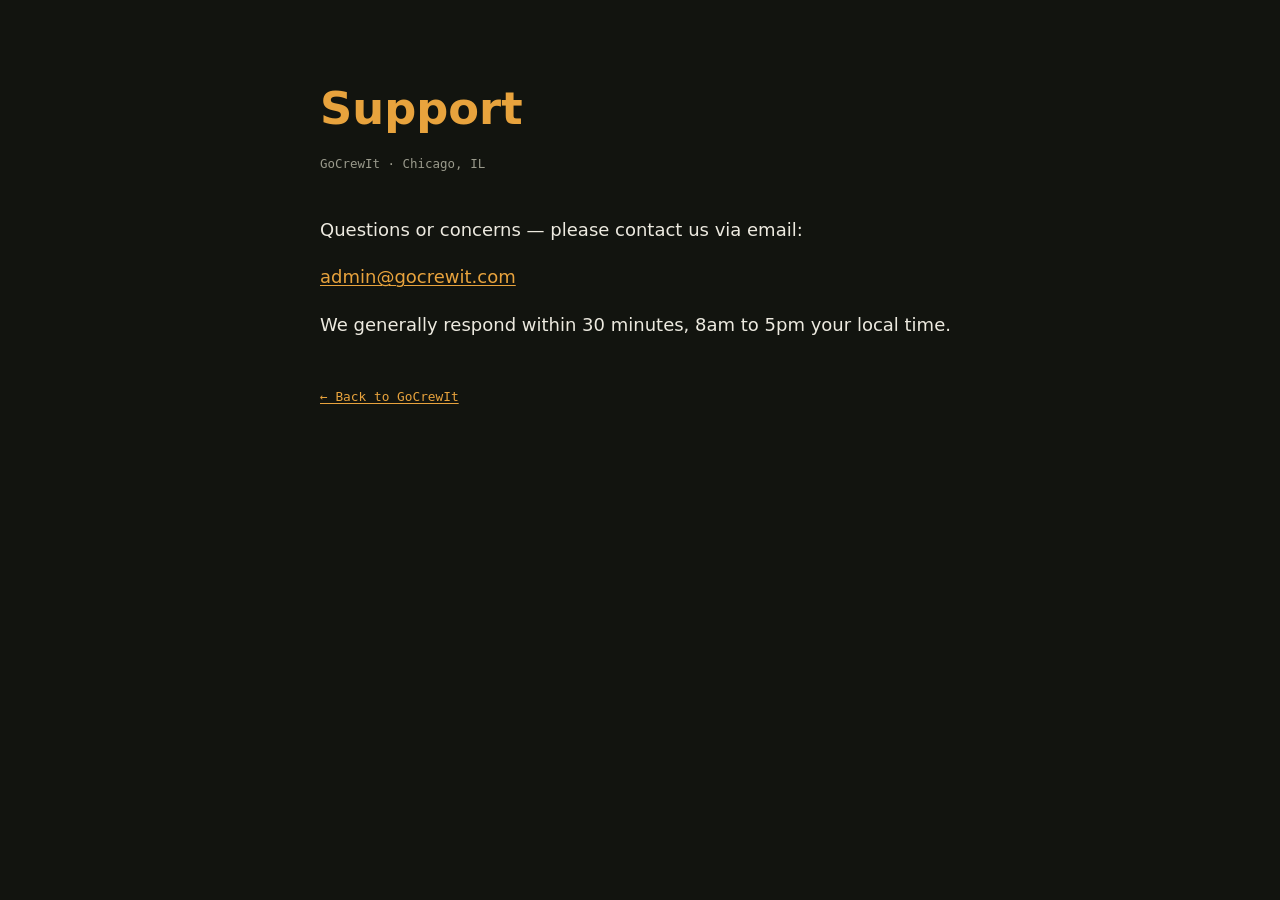
<file: support.html>
<!DOCTYPE html>
<html lang="en">
<head>
<meta charset="utf-8">
<meta name="viewport" content="width=device-width, initial-scale=1">
<title>Support — GoCrewIt</title>
<link rel="canonical" href="https://gocrewit.com/support">
<link rel="stylesheet" href="/assets/style.css">
</head>
<body>
<main class="doc">
  <h1>Support</h1>
  <p class="doc__meta">GoCrewIt · Chicago, IL</p>

  <!-- Ported verbatim from the live Squarespace /support page (2026-07-13). -->
  <p>Questions or concerns — please contact us via email:</p>
  <p><a href="mailto:admin@gocrewit.com">admin@gocrewit.com</a></p>
  <p>We generally respond within 30 minutes, 8am to 5pm your local time.</p>

  <p style="margin-top:2.5rem"><a class="back" href="/">&larr; Back to GoCrewIt</a></p>
</main>
</body>
</html>
</file>
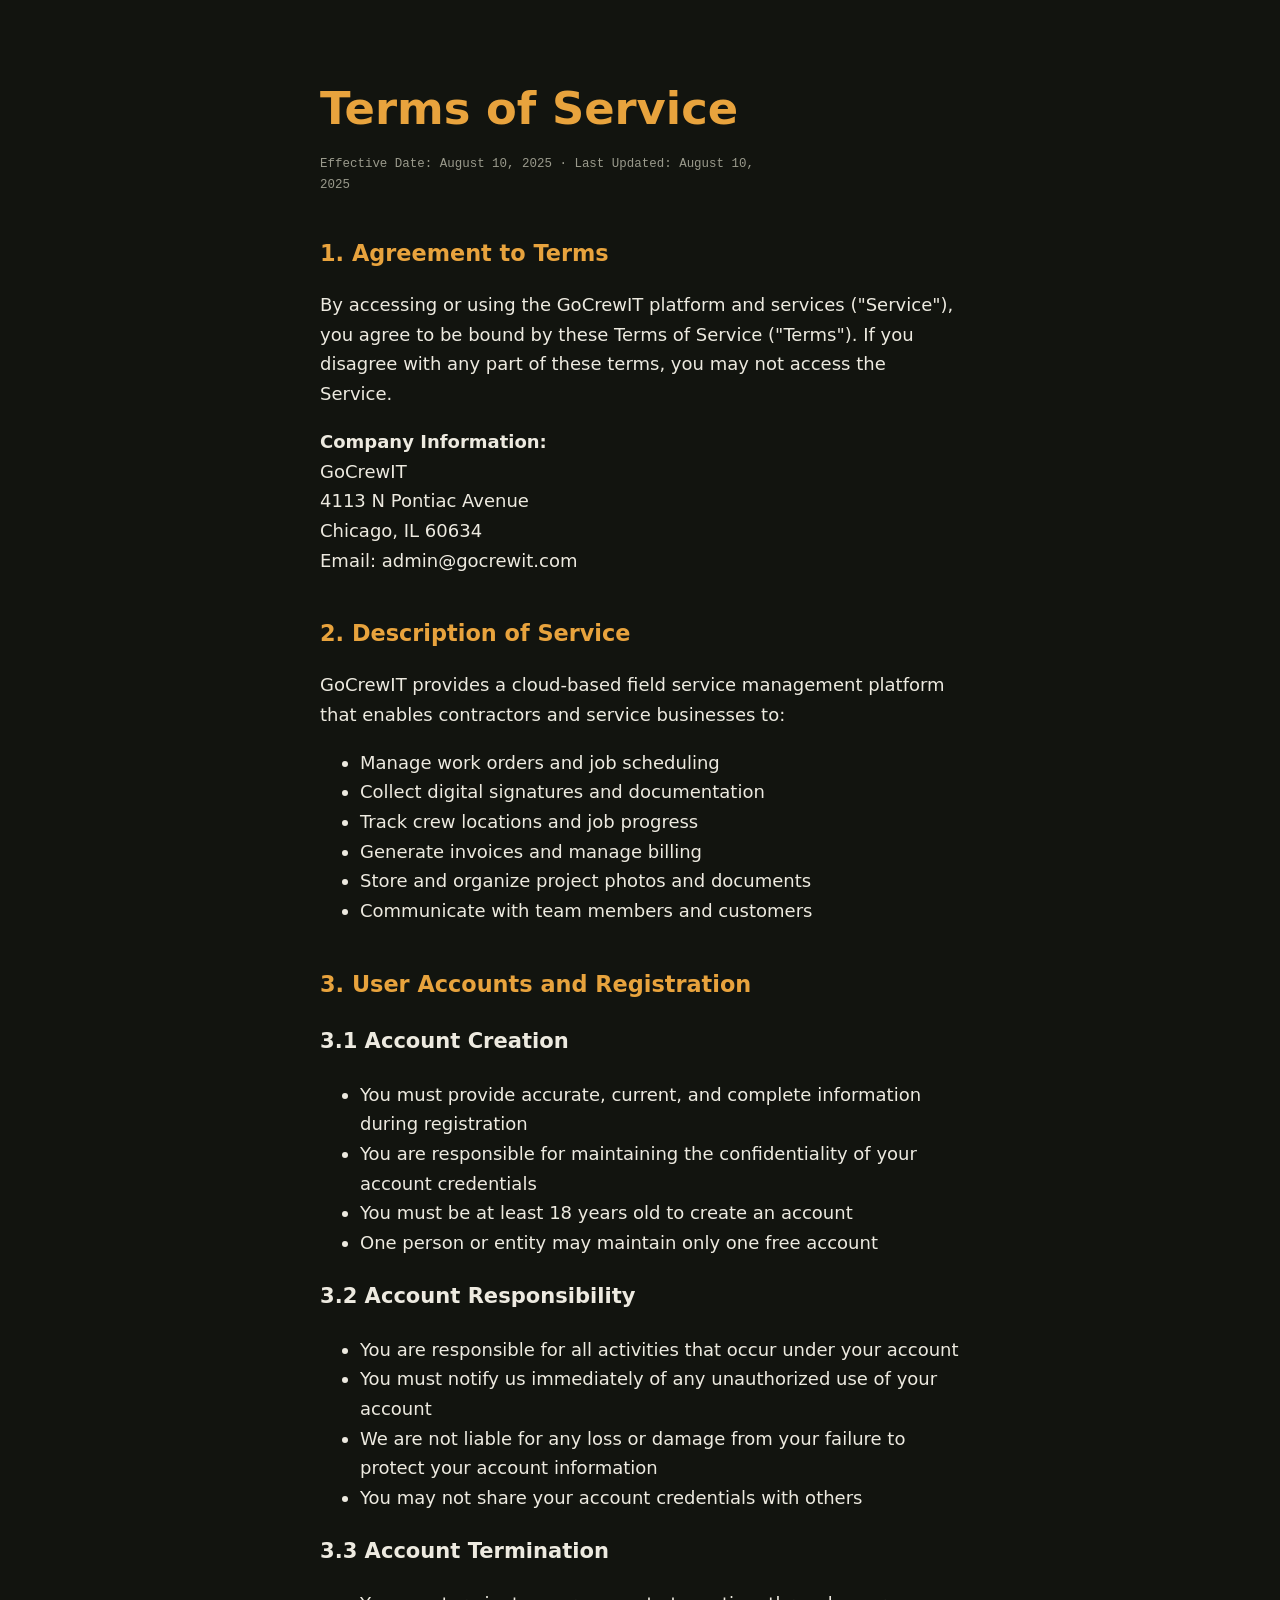
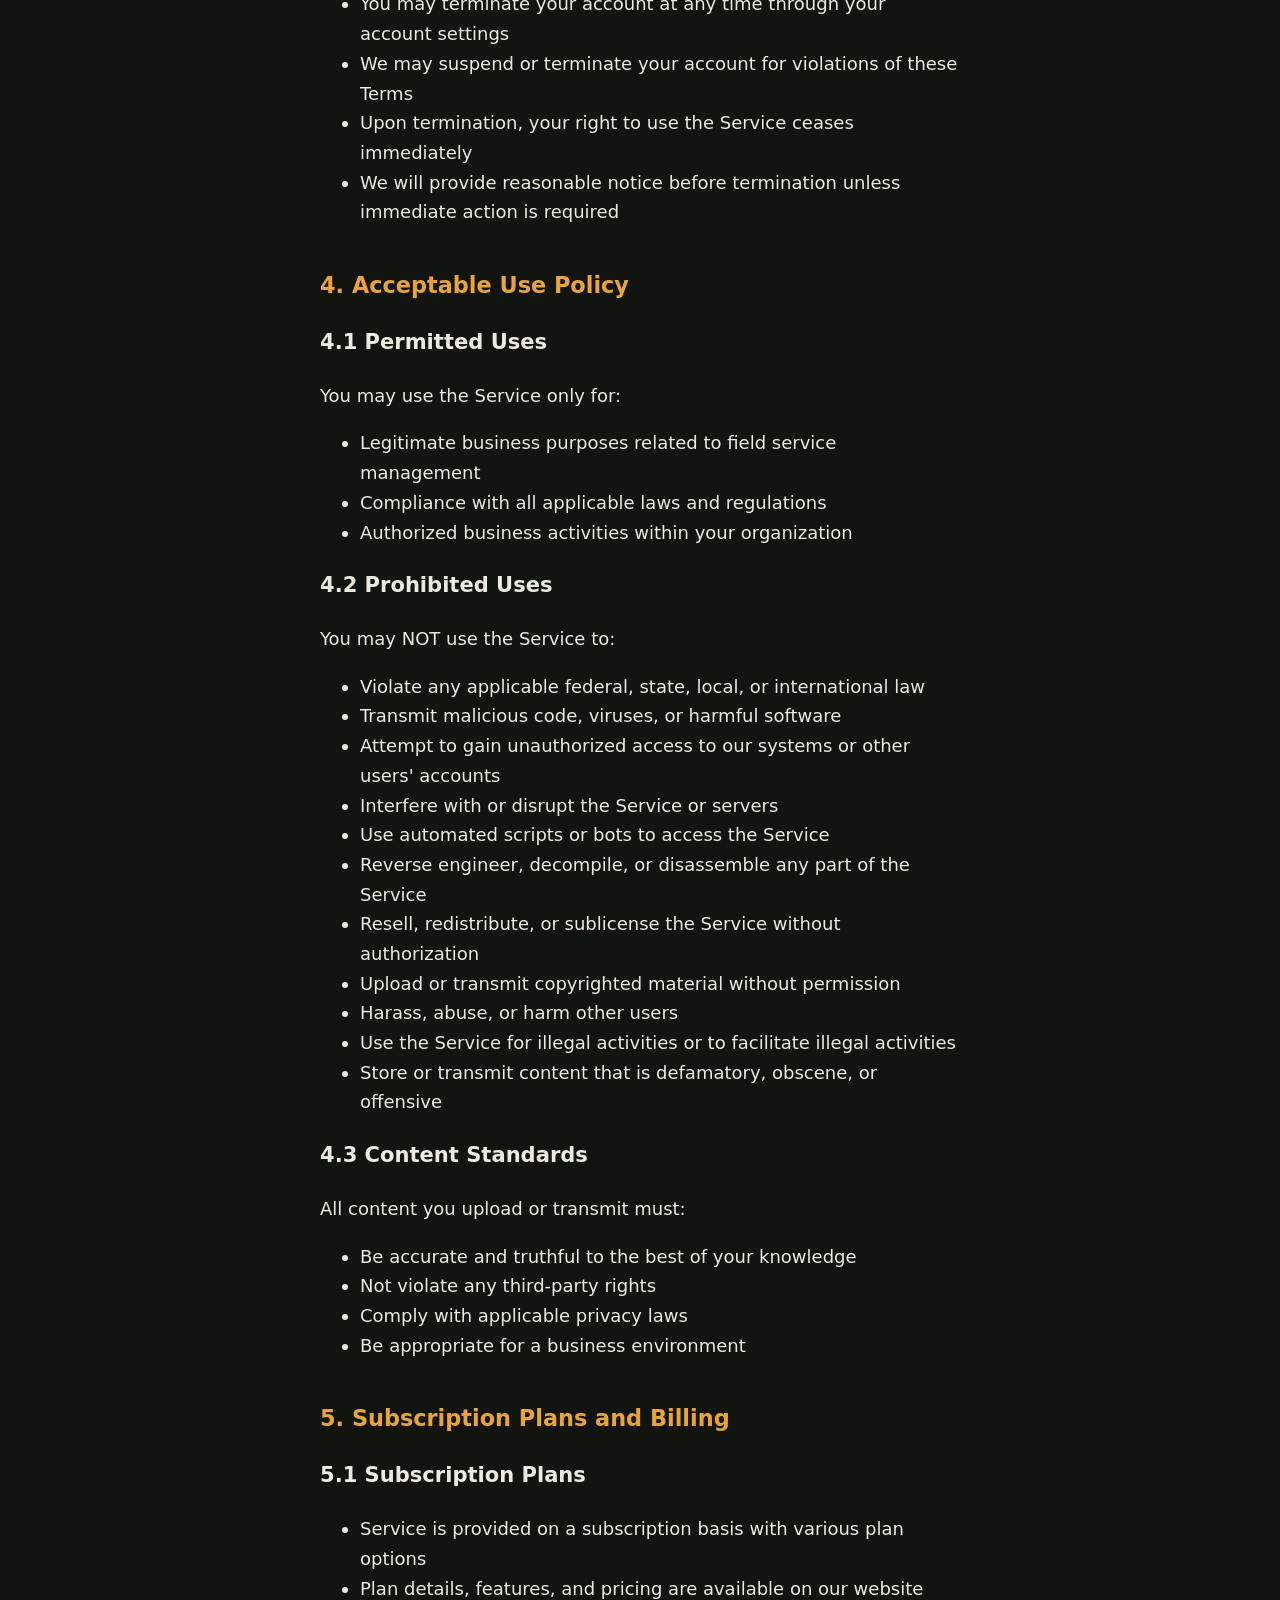
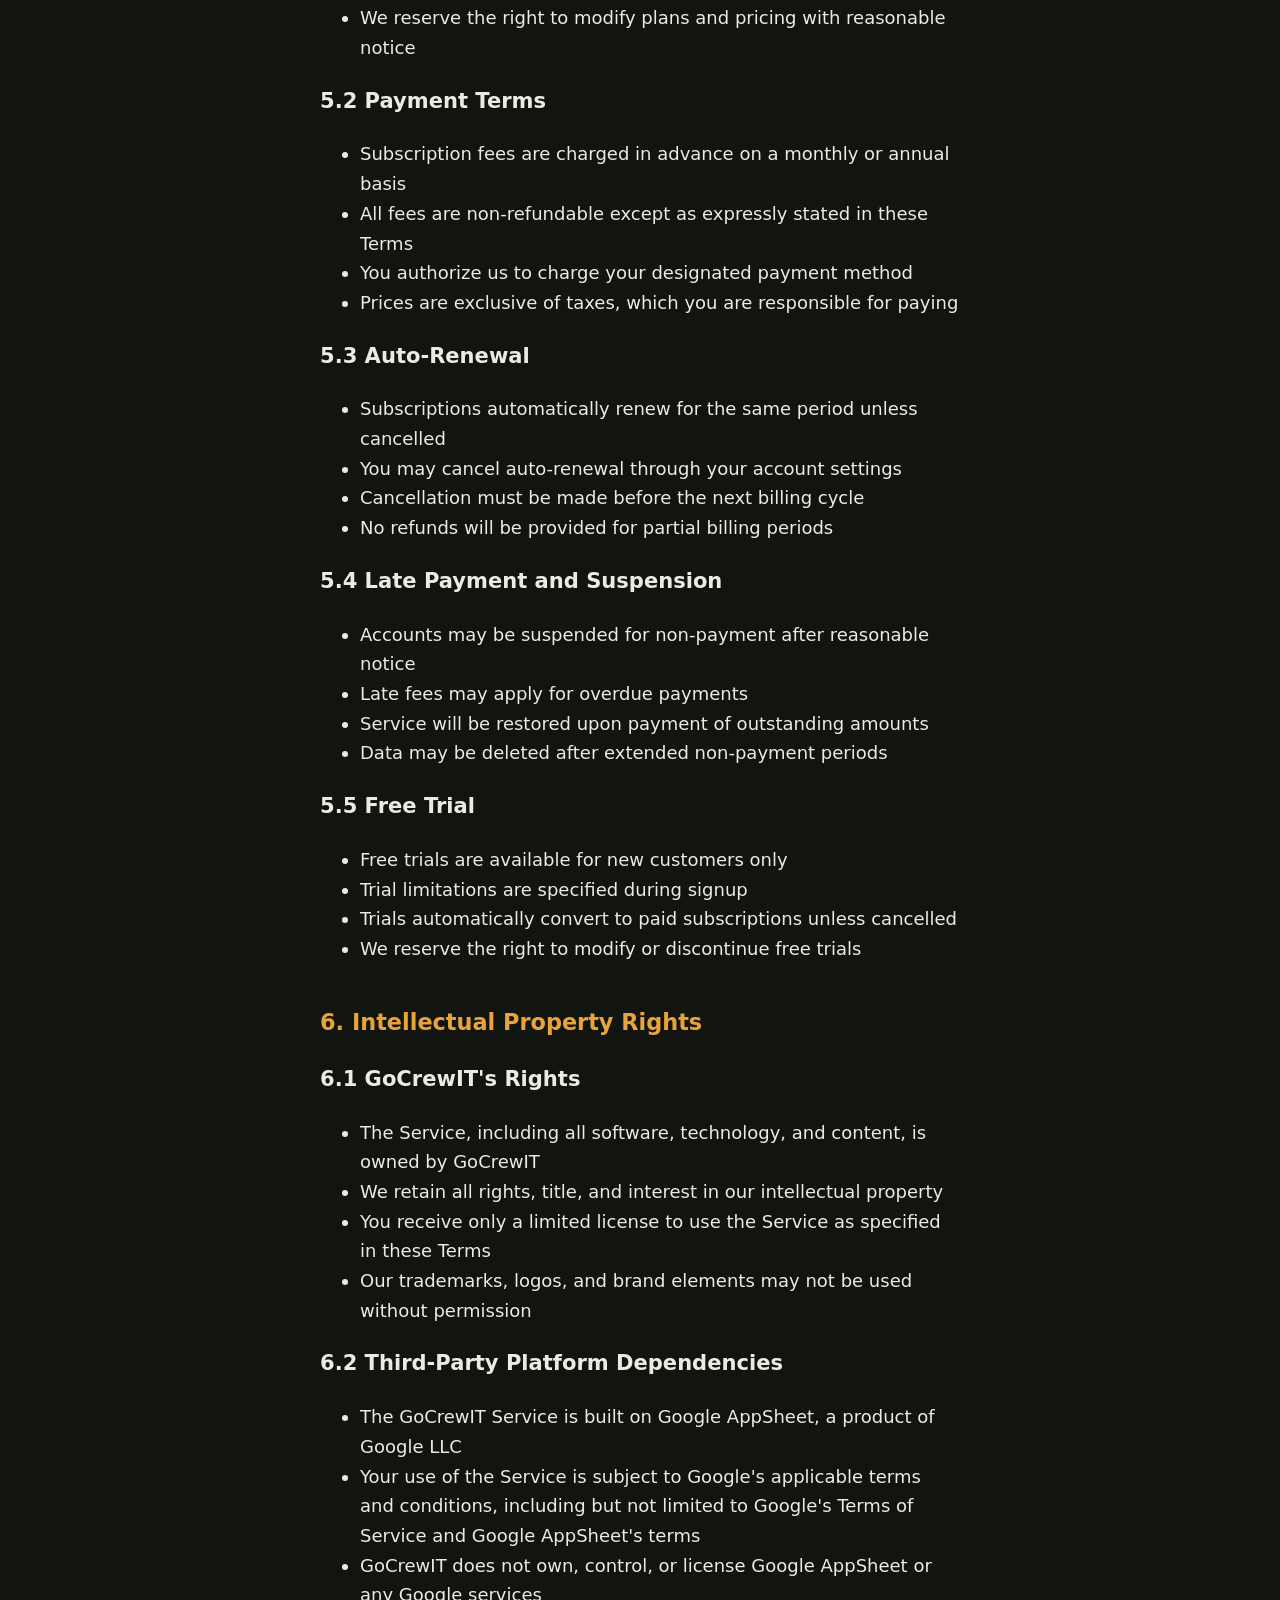
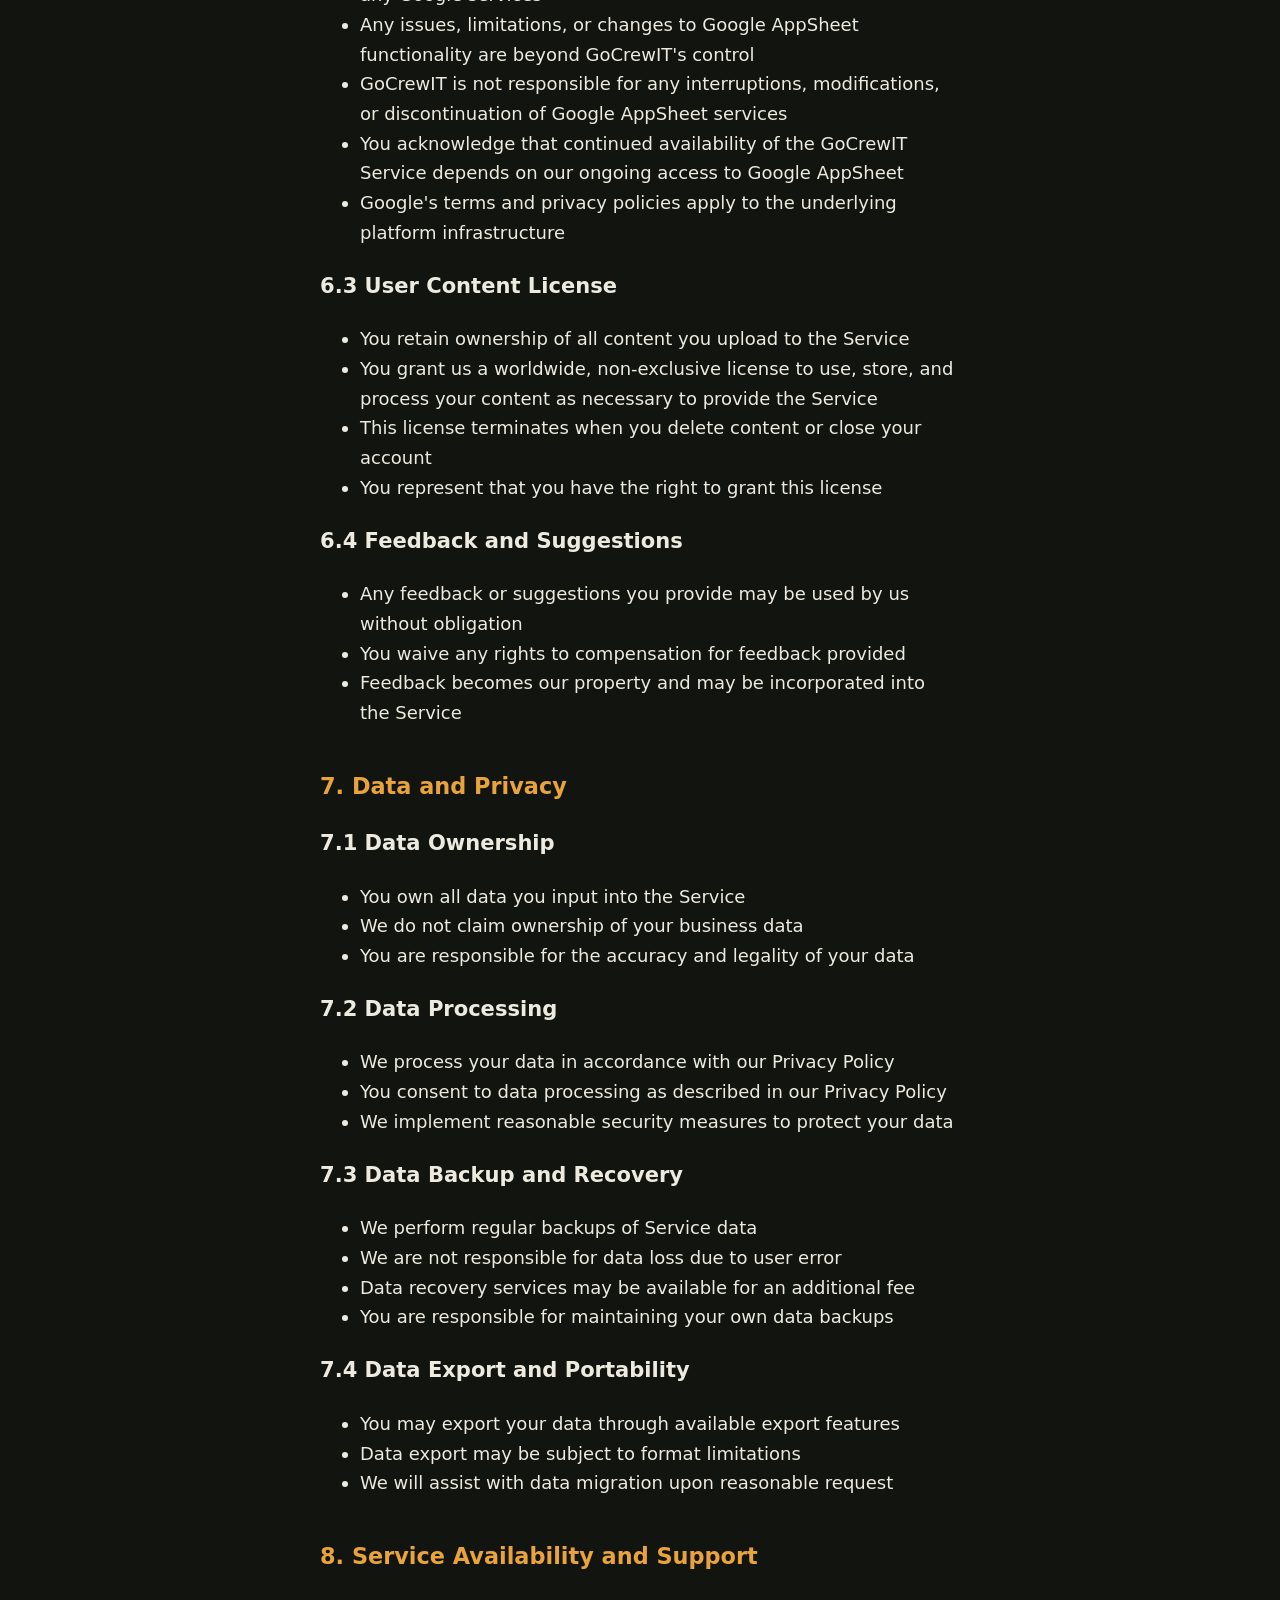
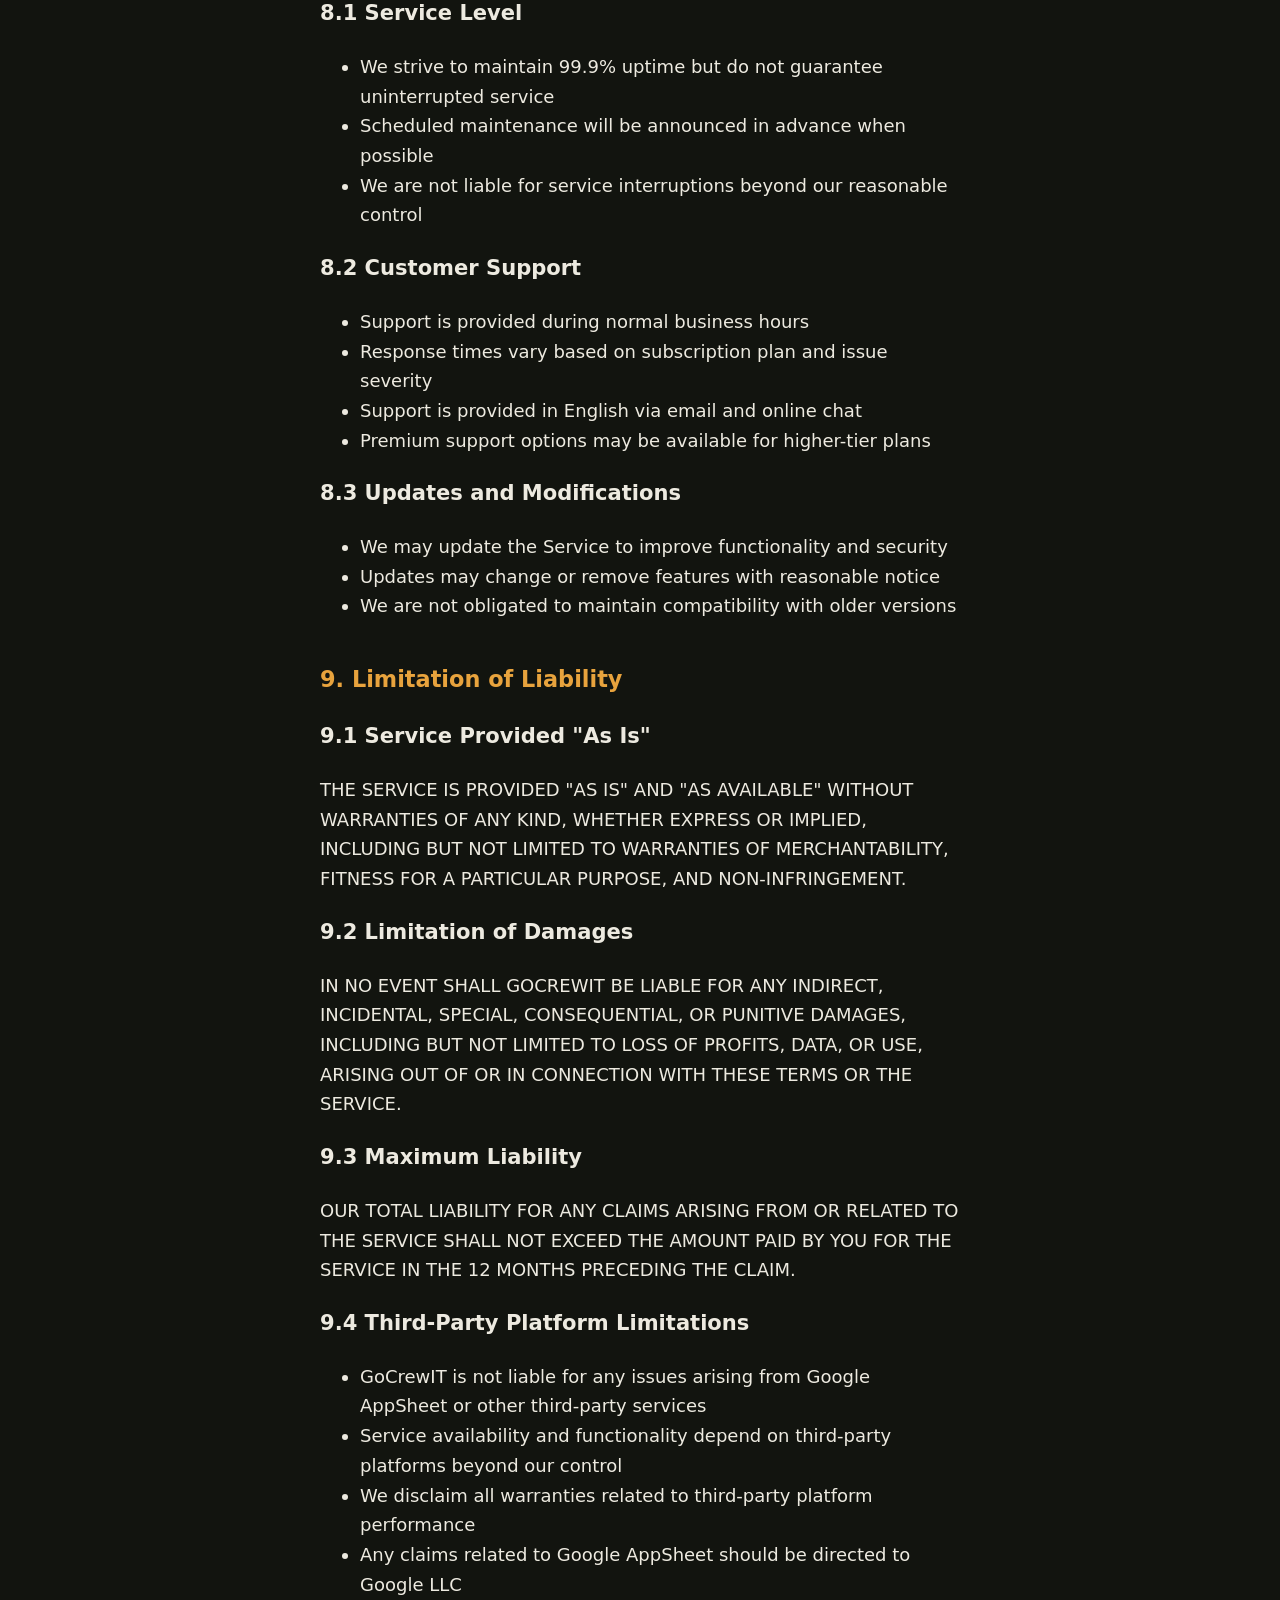
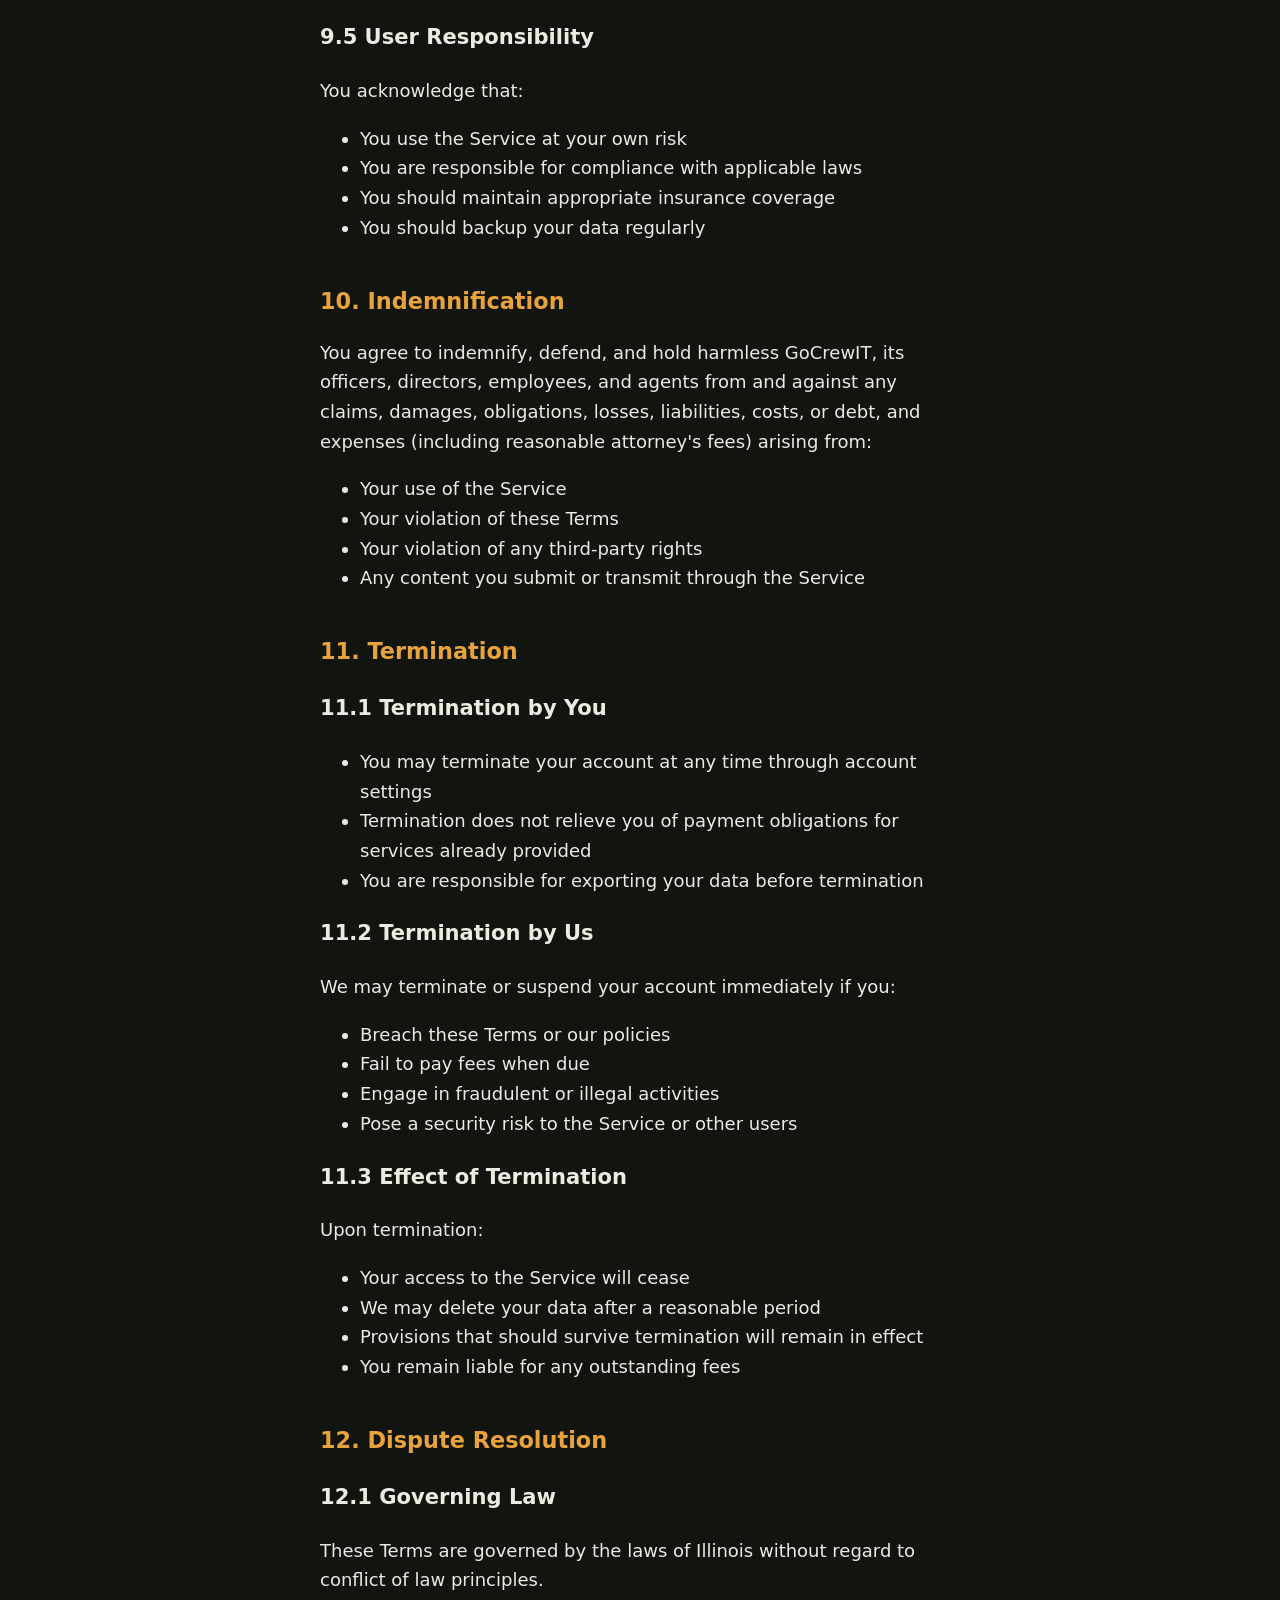
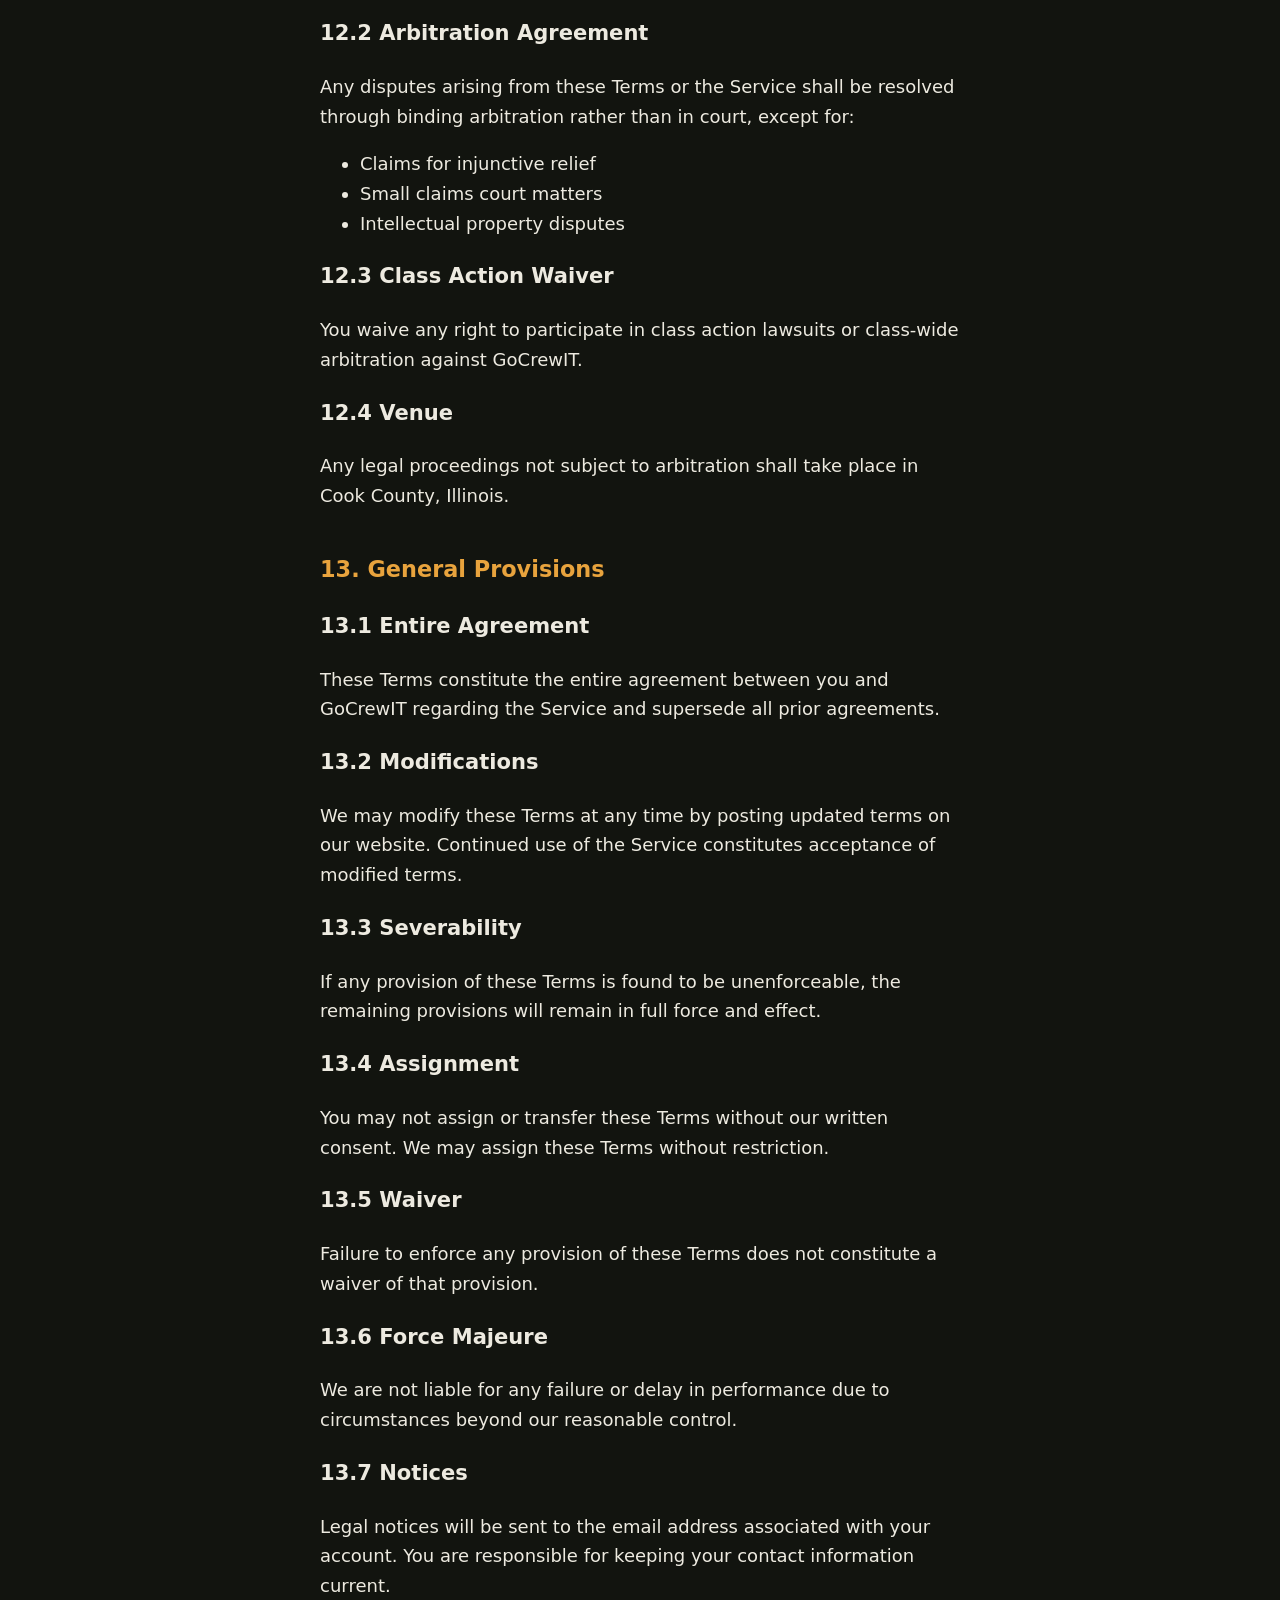
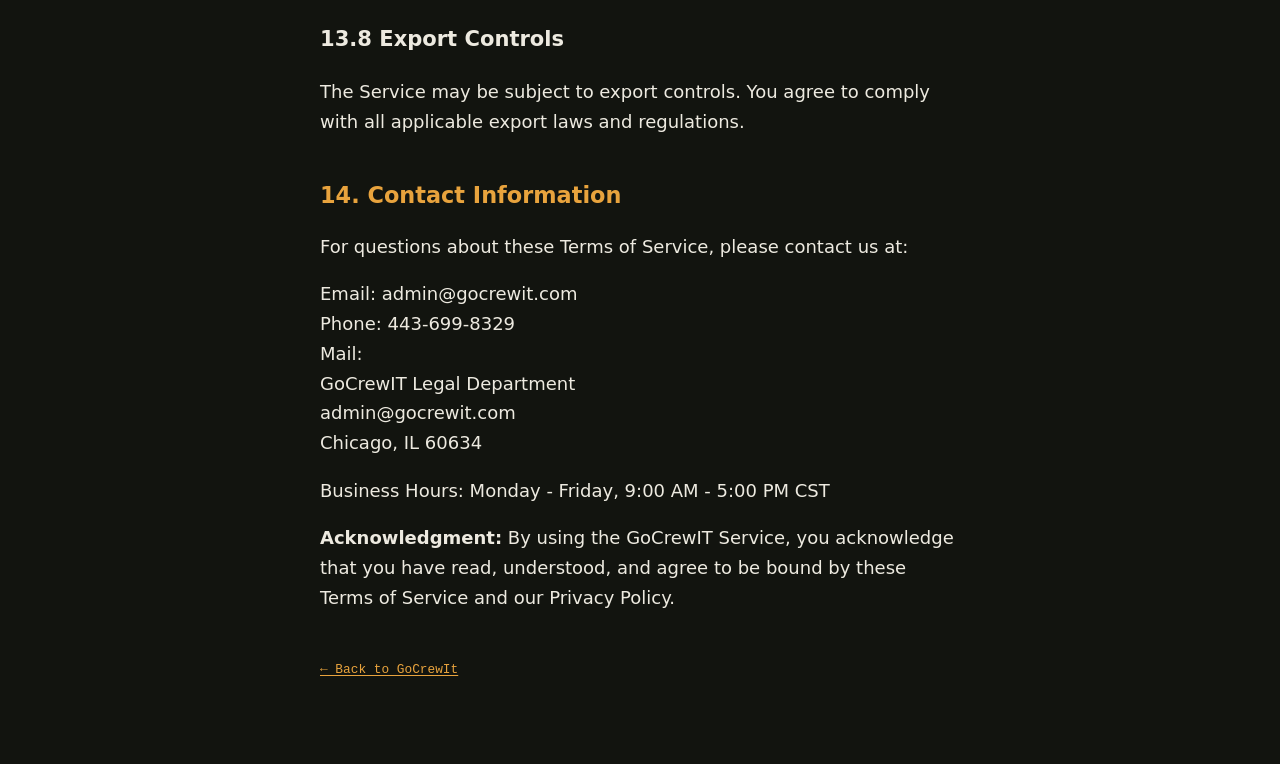
<file: terms-of-service.html>
<!DOCTYPE html>
<html lang="en">
<head>
<meta charset="utf-8">
<meta name="viewport" content="width=device-width, initial-scale=1">
<title>Terms of Service — GoCrewIt</title>
<link rel="canonical" href="https://gocrewit.com/terms-of-service">
<link rel="stylesheet" href="/assets/style.css">
</head>
<body>
<main class="doc">
  <h1>Terms of Service</h1>
  <p class="doc__meta">Effective Date: August 10, 2025 · Last Updated: August 10, 2025</p>

  <!-- Ported verbatim from the live Squarespace /terms-of-service page (2026-07-13).
       Text structured into HTML headings/lists. §12.1/§12.4 governing-law and
       venue blanks filled per Michael 2026-07-13 — Illinois / Cook County,
       Illinois (matches FIH Terms §10, same entity + address). Else verbatim. -->

  <h2>1. Agreement to Terms</h2>
  <p>By accessing or using the GoCrewIT platform and services ("Service"), you agree to be bound by these Terms of Service ("Terms"). If you disagree with any part of these terms, you may not access the Service.</p>
  <p>
    <strong>Company Information:</strong><br>
    GoCrewIT<br>
    4113 N Pontiac Avenue<br>
    Chicago, IL 60634<br>
    Email: admin@gocrewit.com
  </p>

  <h2>2. Description of Service</h2>
  <p>GoCrewIT provides a cloud-based field service management platform that enables contractors and service businesses to:</p>
  <ul>
    <li>Manage work orders and job scheduling</li>
    <li>Collect digital signatures and documentation</li>
    <li>Track crew locations and job progress</li>
    <li>Generate invoices and manage billing</li>
    <li>Store and organize project photos and documents</li>
    <li>Communicate with team members and customers</li>
  </ul>

  <h2>3. User Accounts and Registration</h2>

  <h3>3.1 Account Creation</h3>
  <ul>
    <li>You must provide accurate, current, and complete information during registration</li>
    <li>You are responsible for maintaining the confidentiality of your account credentials</li>
    <li>You must be at least 18 years old to create an account</li>
    <li>One person or entity may maintain only one free account</li>
  </ul>

  <h3>3.2 Account Responsibility</h3>
  <ul>
    <li>You are responsible for all activities that occur under your account</li>
    <li>You must notify us immediately of any unauthorized use of your account</li>
    <li>We are not liable for any loss or damage from your failure to protect your account information</li>
    <li>You may not share your account credentials with others</li>
  </ul>

  <h3>3.3 Account Termination</h3>
  <ul>
    <li>You may terminate your account at any time through your account settings</li>
    <li>We may suspend or terminate your account for violations of these Terms</li>
    <li>Upon termination, your right to use the Service ceases immediately</li>
    <li>We will provide reasonable notice before termination unless immediate action is required</li>
  </ul>

  <h2>4. Acceptable Use Policy</h2>

  <h3>4.1 Permitted Uses</h3>
  <p>You may use the Service only for:</p>
  <ul>
    <li>Legitimate business purposes related to field service management</li>
    <li>Compliance with all applicable laws and regulations</li>
    <li>Authorized business activities within your organization</li>
  </ul>

  <h3>4.2 Prohibited Uses</h3>
  <p>You may NOT use the Service to:</p>
  <ul>
    <li>Violate any applicable federal, state, local, or international law</li>
    <li>Transmit malicious code, viruses, or harmful software</li>
    <li>Attempt to gain unauthorized access to our systems or other users' accounts</li>
    <li>Interfere with or disrupt the Service or servers</li>
    <li>Use automated scripts or bots to access the Service</li>
    <li>Reverse engineer, decompile, or disassemble any part of the Service</li>
    <li>Resell, redistribute, or sublicense the Service without authorization</li>
    <li>Upload or transmit copyrighted material without permission</li>
    <li>Harass, abuse, or harm other users</li>
    <li>Use the Service for illegal activities or to facilitate illegal activities</li>
    <li>Store or transmit content that is defamatory, obscene, or offensive</li>
  </ul>

  <h3>4.3 Content Standards</h3>
  <p>All content you upload or transmit must:</p>
  <ul>
    <li>Be accurate and truthful to the best of your knowledge</li>
    <li>Not violate any third-party rights</li>
    <li>Comply with applicable privacy laws</li>
    <li>Be appropriate for a business environment</li>
  </ul>

  <h2>5. Subscription Plans and Billing</h2>

  <h3>5.1 Subscription Plans</h3>
  <ul>
    <li>Service is provided on a subscription basis with various plan options</li>
    <li>Plan details, features, and pricing are available on our website</li>
    <li>We reserve the right to modify plans and pricing with reasonable notice</li>
  </ul>

  <h3>5.2 Payment Terms</h3>
  <ul>
    <li>Subscription fees are charged in advance on a monthly or annual basis</li>
    <li>All fees are non-refundable except as expressly stated in these Terms</li>
    <li>You authorize us to charge your designated payment method</li>
    <li>Prices are exclusive of taxes, which you are responsible for paying</li>
  </ul>

  <h3>5.3 Auto-Renewal</h3>
  <ul>
    <li>Subscriptions automatically renew for the same period unless cancelled</li>
    <li>You may cancel auto-renewal through your account settings</li>
    <li>Cancellation must be made before the next billing cycle</li>
    <li>No refunds will be provided for partial billing periods</li>
  </ul>

  <h3>5.4 Late Payment and Suspension</h3>
  <ul>
    <li>Accounts may be suspended for non-payment after reasonable notice</li>
    <li>Late fees may apply for overdue payments</li>
    <li>Service will be restored upon payment of outstanding amounts</li>
    <li>Data may be deleted after extended non-payment periods</li>
  </ul>

  <h3>5.5 Free Trial</h3>
  <ul>
    <li>Free trials are available for new customers only</li>
    <li>Trial limitations are specified during signup</li>
    <li>Trials automatically convert to paid subscriptions unless cancelled</li>
    <li>We reserve the right to modify or discontinue free trials</li>
  </ul>

  <h2>6. Intellectual Property Rights</h2>

  <h3>6.1 GoCrewIT's Rights</h3>
  <ul>
    <li>The Service, including all software, technology, and content, is owned by GoCrewIT</li>
    <li>We retain all rights, title, and interest in our intellectual property</li>
    <li>You receive only a limited license to use the Service as specified in these Terms</li>
    <li>Our trademarks, logos, and brand elements may not be used without permission</li>
  </ul>

  <h3>6.2 Third-Party Platform Dependencies</h3>
  <ul>
    <li>The GoCrewIT Service is built on Google AppSheet, a product of Google LLC</li>
    <li>Your use of the Service is subject to Google's applicable terms and conditions, including but not limited to Google's Terms of Service and Google AppSheet's terms</li>
    <li>GoCrewIT does not own, control, or license Google AppSheet or any Google services</li>
    <li>Any issues, limitations, or changes to Google AppSheet functionality are beyond GoCrewIT's control</li>
    <li>GoCrewIT is not responsible for any interruptions, modifications, or discontinuation of Google AppSheet services</li>
    <li>You acknowledge that continued availability of the GoCrewIT Service depends on our ongoing access to Google AppSheet</li>
    <li>Google's terms and privacy policies apply to the underlying platform infrastructure</li>
  </ul>

  <h3>6.3 User Content License</h3>
  <ul>
    <li>You retain ownership of all content you upload to the Service</li>
    <li>You grant us a worldwide, non-exclusive license to use, store, and process your content as necessary to provide the Service</li>
    <li>This license terminates when you delete content or close your account</li>
    <li>You represent that you have the right to grant this license</li>
  </ul>

  <h3>6.4 Feedback and Suggestions</h3>
  <ul>
    <li>Any feedback or suggestions you provide may be used by us without obligation</li>
    <li>You waive any rights to compensation for feedback provided</li>
    <li>Feedback becomes our property and may be incorporated into the Service</li>
  </ul>

  <h2>7. Data and Privacy</h2>

  <h3>7.1 Data Ownership</h3>
  <ul>
    <li>You own all data you input into the Service</li>
    <li>We do not claim ownership of your business data</li>
    <li>You are responsible for the accuracy and legality of your data</li>
  </ul>

  <h3>7.2 Data Processing</h3>
  <ul>
    <li>We process your data in accordance with our Privacy Policy</li>
    <li>You consent to data processing as described in our Privacy Policy</li>
    <li>We implement reasonable security measures to protect your data</li>
  </ul>

  <h3>7.3 Data Backup and Recovery</h3>
  <ul>
    <li>We perform regular backups of Service data</li>
    <li>We are not responsible for data loss due to user error</li>
    <li>Data recovery services may be available for an additional fee</li>
    <li>You are responsible for maintaining your own data backups</li>
  </ul>

  <h3>7.4 Data Export and Portability</h3>
  <ul>
    <li>You may export your data through available export features</li>
    <li>Data export may be subject to format limitations</li>
    <li>We will assist with data migration upon reasonable request</li>
  </ul>

  <h2>8. Service Availability and Support</h2>

  <h3>8.1 Service Level</h3>
  <ul>
    <li>We strive to maintain 99.9% uptime but do not guarantee uninterrupted service</li>
    <li>Scheduled maintenance will be announced in advance when possible</li>
    <li>We are not liable for service interruptions beyond our reasonable control</li>
  </ul>

  <h3>8.2 Customer Support</h3>
  <ul>
    <li>Support is provided during normal business hours</li>
    <li>Response times vary based on subscription plan and issue severity</li>
    <li>Support is provided in English via email and online chat</li>
    <li>Premium support options may be available for higher-tier plans</li>
  </ul>

  <h3>8.3 Updates and Modifications</h3>
  <ul>
    <li>We may update the Service to improve functionality and security</li>
    <li>Updates may change or remove features with reasonable notice</li>
    <li>We are not obligated to maintain compatibility with older versions</li>
  </ul>

  <h2>9. Limitation of Liability</h2>

  <h3>9.1 Service Provided "As Is"</h3>
  <p>THE SERVICE IS PROVIDED "AS IS" AND "AS AVAILABLE" WITHOUT WARRANTIES OF ANY KIND, WHETHER EXPRESS OR IMPLIED, INCLUDING BUT NOT LIMITED TO WARRANTIES OF MERCHANTABILITY, FITNESS FOR A PARTICULAR PURPOSE, AND NON-INFRINGEMENT.</p>

  <h3>9.2 Limitation of Damages</h3>
  <p>IN NO EVENT SHALL GOCREWIT BE LIABLE FOR ANY INDIRECT, INCIDENTAL, SPECIAL, CONSEQUENTIAL, OR PUNITIVE DAMAGES, INCLUDING BUT NOT LIMITED TO LOSS OF PROFITS, DATA, OR USE, ARISING OUT OF OR IN CONNECTION WITH THESE TERMS OR THE SERVICE.</p>

  <h3>9.3 Maximum Liability</h3>
  <p>OUR TOTAL LIABILITY FOR ANY CLAIMS ARISING FROM OR RELATED TO THE SERVICE SHALL NOT EXCEED THE AMOUNT PAID BY YOU FOR THE SERVICE IN THE 12 MONTHS PRECEDING THE CLAIM.</p>

  <h3>9.4 Third-Party Platform Limitations</h3>
  <ul>
    <li>GoCrewIT is not liable for any issues arising from Google AppSheet or other third-party services</li>
    <li>Service availability and functionality depend on third-party platforms beyond our control</li>
    <li>We disclaim all warranties related to third-party platform performance</li>
    <li>Any claims related to Google AppSheet should be directed to Google LLC</li>
  </ul>

  <h3>9.5 User Responsibility</h3>
  <p>You acknowledge that:</p>
  <ul>
    <li>You use the Service at your own risk</li>
    <li>You are responsible for compliance with applicable laws</li>
    <li>You should maintain appropriate insurance coverage</li>
    <li>You should backup your data regularly</li>
  </ul>

  <h2>10. Indemnification</h2>
  <p>You agree to indemnify, defend, and hold harmless GoCrewIT, its officers, directors, employees, and agents from and against any claims, damages, obligations, losses, liabilities, costs, or debt, and expenses (including reasonable attorney's fees) arising from:</p>
  <ul>
    <li>Your use of the Service</li>
    <li>Your violation of these Terms</li>
    <li>Your violation of any third-party rights</li>
    <li>Any content you submit or transmit through the Service</li>
  </ul>

  <h2>11. Termination</h2>

  <h3>11.1 Termination by You</h3>
  <ul>
    <li>You may terminate your account at any time through account settings</li>
    <li>Termination does not relieve you of payment obligations for services already provided</li>
    <li>You are responsible for exporting your data before termination</li>
  </ul>

  <h3>11.2 Termination by Us</h3>
  <p>We may terminate or suspend your account immediately if you:</p>
  <ul>
    <li>Breach these Terms or our policies</li>
    <li>Fail to pay fees when due</li>
    <li>Engage in fraudulent or illegal activities</li>
    <li>Pose a security risk to the Service or other users</li>
  </ul>

  <h3>11.3 Effect of Termination</h3>
  <p>Upon termination:</p>
  <ul>
    <li>Your access to the Service will cease</li>
    <li>We may delete your data after a reasonable period</li>
    <li>Provisions that should survive termination will remain in effect</li>
    <li>You remain liable for any outstanding fees</li>
  </ul>

  <h2>12. Dispute Resolution</h2>

  <h3>12.1 Governing Law</h3>
  <p>These Terms are governed by the laws of Illinois without regard to conflict of law principles.</p>

  <h3>12.2 Arbitration Agreement</h3>
  <p>Any disputes arising from these Terms or the Service shall be resolved through binding arbitration rather than in court, except for:</p>
  <ul>
    <li>Claims for injunctive relief</li>
    <li>Small claims court matters</li>
    <li>Intellectual property disputes</li>
  </ul>

  <h3>12.3 Class Action Waiver</h3>
  <p>You waive any right to participate in class action lawsuits or class-wide arbitration against GoCrewIT.</p>

  <h3>12.4 Venue</h3>
  <p>Any legal proceedings not subject to arbitration shall take place in Cook County, Illinois.</p>

  <h2>13. General Provisions</h2>

  <h3>13.1 Entire Agreement</h3>
  <p>These Terms constitute the entire agreement between you and GoCrewIT regarding the Service and supersede all prior agreements.</p>

  <h3>13.2 Modifications</h3>
  <p>We may modify these Terms at any time by posting updated terms on our website. Continued use of the Service constitutes acceptance of modified terms.</p>

  <h3>13.3 Severability</h3>
  <p>If any provision of these Terms is found to be unenforceable, the remaining provisions will remain in full force and effect.</p>

  <h3>13.4 Assignment</h3>
  <p>You may not assign or transfer these Terms without our written consent. We may assign these Terms without restriction.</p>

  <h3>13.5 Waiver</h3>
  <p>Failure to enforce any provision of these Terms does not constitute a waiver of that provision.</p>

  <h3>13.6 Force Majeure</h3>
  <p>We are not liable for any failure or delay in performance due to circumstances beyond our reasonable control.</p>

  <h3>13.7 Notices</h3>
  <p>Legal notices will be sent to the email address associated with your account. You are responsible for keeping your contact information current.</p>

  <h3>13.8 Export Controls</h3>
  <p>The Service may be subject to export controls. You agree to comply with all applicable export laws and regulations.</p>

  <h2>14. Contact Information</h2>
  <p>For questions about these Terms of Service, please contact us at:</p>
  <p>
    Email: admin@gocrewit.com<br>
    Phone: 443-699-8329<br>
    Mail:<br>
    GoCrewIT Legal Department<br>
    admin@gocrewit.com<br>
    Chicago, IL 60634
  </p>
  <p>Business Hours: Monday - Friday, 9:00 AM - 5:00 PM CST</p>
  <p><strong>Acknowledgment:</strong> By using the GoCrewIT Service, you acknowledge that you have read, understood, and agree to be bound by these Terms of Service and our Privacy Policy.</p>

  <p style="margin-top:2.5rem"><a class="back" href="/">&larr; Back to GoCrewIt</a></p>
</main>
</body>
</html>
</file>
<file: assets/style.css>
/* =================================================================
   GoCrewIt — credibility page · "NIGHT SHIFT"
   The page IS a dispatch console at 2am: dark-dominant, warm-shifted.
   Barlow / Barlow Condensed, on the Fire Inspect Hub design language
   (siblings, not clones — GoCrewIt's pitch is "I build these platforms").

   ACCENT DISCIPLINE (binding):
   - --signal (green) appears ONLY on status: the LIVE pill + live-card
     marker. It never decorates. Green on a non-status = bug.
   - --amber carries display type + emphasis (headings, wordmark, stat
     numbers, review emphasis). It is the warmth of the page.
   ================================================================= */

:root {
  --ground:   #12140f;  /* page background — near-black, warm-shifted     */
  --ground-2: #1b1e17;  /* raised surfaces: cards, panels                 */
  --rule:     #2e3328;  /* borders, dividers, grid lines (hairline)       */
  --ink:      #edeae0;  /* primary type — warm white, NOT pure #fff       */
  --ink-dim:  #9a9a8c;  /* secondary type, meta, labels (AA-checked)      */
  --amber:    #e8a33d;  /* display / emphasis — headings, wordmark        */
  --amber-lt: #f2bd6b;  /* amber hover (brighter on dark)                 */
  --signal:   #4ade80;  /* STATUS ONLY — LIVE pill + live-card marker     */

  --sans: 'Barlow', ui-sans-serif, system-ui, -apple-system, "Segoe UI", Roboto, Helvetica, Arial, sans-serif;
  --display: 'Barlow Condensed', 'Barlow', ui-sans-serif, system-ui, -apple-system, "Segoe UI", Roboto, sans-serif;
  --mono: ui-monospace, "SF Mono", "Cascadia Code", "Cascadia Mono", Menlo, Consolas, monospace;

  --measure: 62ch;
  --pad: clamp(1.25rem, 4vw, 3rem);
  --gap: clamp(3rem, 7vw, 5.5rem);
  --wrap: 72rem;
  --r: 8px;
  --r-lg: 12px;
}

* { box-sizing: border-box; }

html {
  -webkit-text-size-adjust: 100%;
  text-size-adjust: 100%;
  /* Belt-and-suspenders: no element can ever induce horizontal scroll on a
     phone, whatever the font-load state or device metrics. */
  overflow-x: hidden;
}

body {
  margin: 0;
  background: var(--ground);
  color: var(--ink);
  font-family: var(--sans);
  font-size: clamp(1rem, 0.95rem + 0.3vw, 1.125rem);
  line-height: 1.65;
  -webkit-font-smoothing: antialiased;
  overflow-x: hidden;
  /* Long unbreakable strings (emails, URLs, mono IDs/dates) break rather than
     run off the right edge — inherited by all descendants. */
  overflow-wrap: break-word;
  word-break: break-word;
}

a { color: var(--amber); text-decoration-thickness: 1px; text-underline-offset: 2px; }
a:hover { color: var(--amber-lt); }

/* Visible keyboard focus everywhere — amber reads on the dark ground. */
:focus-visible {
  outline: 2px solid var(--amber);
  outline-offset: 3px;
  border-radius: 2px;
}

/* Shared inner column — matches board-bar / main / footer width. */
.wrap { max-width: var(--wrap); margin: 0 auto; padding: 0 var(--pad); }

/* ---- Dispatch-board header bar -------------------------------- */
.board-bar {
  display: flex;
  flex-wrap: wrap;
  align-items: center;
  gap: 0.5rem 1.25rem;
  padding: 0.7rem var(--pad);
  border-bottom: 1px solid var(--rule);
  background: var(--ground-2);
  font-family: var(--mono);
  font-size: 0.75rem;
  letter-spacing: 0.04em;
}
.board-bar__tag {
  font-weight: 600;
  color: var(--ink);
  padding: 0.15rem 0.5rem;
  border: 1px solid var(--rule);
}
.board-bar__meta { color: var(--ink-dim); }
.board-bar__meta--dim { margin-left: auto; }

/* ---- Layout rhythm -------------------------------------------- */
main {
  max-width: var(--wrap);
  margin: 0 auto;
  padding: 0 var(--pad);
}
main > section { padding: var(--gap) 0; border-bottom: 1px solid var(--rule); }
main > section:last-of-type { border-bottom: 0; }

.section-label {
  font-family: var(--mono);
  font-size: 0.72rem;
  font-weight: 600;
  letter-spacing: 0.14em;
  text-transform: uppercase;
  color: var(--ink-dim);
  margin: 0 0 1.5rem;
  display: flex;
  align-items: center;
  gap: 0.6rem;
}
/* Amber tick carries the warmth into each structural label. */
.section-label::before {
  content: "";
  width: 1.5rem;
  height: 2px;
  background: var(--amber);
  display: inline-block;
}

/* ================================================================
   HERO — the dominant object. Same dark ground as the page; it stands
   out by type scale + the amber thesis + the amber baseline rule.
   ================================================================ */
.hero {
  background: var(--ground);
  color: var(--ink);
  border-bottom: 4px solid var(--amber);
  padding: clamp(3.5rem, 9vw, 7rem) 0 clamp(3rem, 7vw, 5rem);
}
.hero__inner { max-width: var(--wrap); margin: 0 auto; padding: 0 var(--pad); }
.hero__eyebrow {
  display: inline-block;
  font-family: var(--mono);
  font-weight: 600;
  font-size: 0.78rem;
  letter-spacing: 0.16em;
  text-transform: uppercase;
  color: var(--amber);
  margin: 0 0 1.4rem;
  padding: 0.25rem 0.6rem;
  border: 1px solid rgba(232,163,61,0.5);
  border-radius: 3px;
}
.hero__thesis {
  font-family: var(--display);
  /* Min lowered so the WIDE fallback face (system-ui, pre-swap or if Google
     Fonts is blocked on a phone) still fits at 320px — the min is what renders
     on a phone, so it must clear the narrowest device. */
  font-size: clamp(2.35rem, 1.4rem + 5.4vw, 5.5rem);
  line-height: 1.0;
  letter-spacing: -0.005em;
  font-weight: 800;
  margin: 0 0 1.5rem;
  max-width: 16ch;
  color: var(--amber);
}
.hero__sub {
  font-size: clamp(1.15rem, 1rem + 0.7vw, 1.45rem);
  color: var(--ink);
  max-width: var(--measure);
  margin: 0 0 2.4rem;
  line-height: 1.55;
}
.hero__actions { display: flex; flex-wrap: wrap; align-items: center; gap: 1rem 1.5rem; }
.hero__loc { font-family: var(--mono); font-size: 0.8rem; color: var(--ink-dim); letter-spacing: 0.04em; }

/* ================================================================
   STATS — raised cards, the credibility punch under the hero.
   True numbers only. Number = condensed 800 in amber.
   ================================================================ */
.stats { padding: clamp(2.5rem, 6vw, 4rem) 0 !important; }
.stats__grid {
  display: grid;
  grid-template-columns: repeat(auto-fit, minmax(200px, 1fr));
  gap: 1rem;
}
.stat {
  background: var(--ground-2);
  border: 1px solid var(--rule);
  border-radius: var(--r);
  padding: 1.75rem 1.5rem;
  text-align: center;
}
.stat__num {
  font-family: var(--display);
  font-weight: 800;
  font-size: clamp(2.6rem, 2rem + 2.5vw, 3.4rem);
  line-height: 1;
  color: var(--amber);
  margin: 0 0 0.5rem;
}
.stat__label {
  font-size: 0.95rem;
  color: var(--ink-dim);
  line-height: 1.4;
  margin: 0;
}

/* ---- Button — amber emphasis on the dark ground --------------- */
.btn {
  display: inline-block;
  background: var(--amber);
  color: var(--ground);
  font-weight: 600;
  font-size: 1rem;
  padding: 0.85rem 1.7rem;
  border: 1px solid var(--amber);
  border-radius: 4px;
  text-decoration: none;
  transition: transform 120ms ease, background-color 120ms ease, border-color 120ms ease;
}
.btn:hover { background: var(--amber-lt); border-color: var(--amber-lt); color: var(--ground); transform: translateY(-1px); }

/* ---- Who / How / prose ---------------------------------------- */
.who__body, .how__body { max-width: var(--measure); }
.who__body p, .how__body p { margin: 0 0 1.15rem; font-size: 1.18rem; line-height: 1.7; color: var(--ink); }
.who__body p:last-child, .how__body p:last-child { margin-bottom: 0; }

/* ---- The board: job cards ------------------------------------- */
.board {
  list-style: none;
  margin: 0;
  padding: 0;
  display: grid;
  gap: 1.25rem;
}
.card {
  background: var(--ground-2);
  border: 1px solid var(--rule);
  border-radius: var(--r);
  padding: 1.5rem 1.5rem 1.7rem;
  transition: transform 120ms ease, box-shadow 120ms ease, border-color 120ms ease;
}
.card:hover { transform: translateY(-2px); box-shadow: 0 8px 26px rgba(0,0,0,0.45); border-color: #3c4234; }
/* Live-card marker — STATUS, so green is correct here. */
.card--live { border-left: 3px solid var(--signal); }

.card__ticket {
  display: flex;
  align-items: center;
  gap: 0.75rem 1rem;
  flex-wrap: wrap;
  font-family: var(--mono);
  font-size: 0.72rem;
  letter-spacing: 0.06em;
  padding-bottom: 0.9rem;
  margin-bottom: 1rem;
  border-bottom: 1px dashed var(--rule);
}
.card__id { color: var(--ink-dim); font-weight: 600; }

.pill {
  font-family: var(--mono);
  font-size: 0.68rem;
  font-weight: 600;
  letter-spacing: 0.07em;
  padding: 0.2rem 0.55rem;
  border: 1px solid var(--rule);
  border-radius: 3px;
  color: var(--ink-dim);
  white-space: nowrap;
}
/* The genuinely-live status — the one place green is allowed to fill. */
.pill--live {
  background: var(--signal);
  border-color: var(--signal);
  color: var(--ground);
}

.card__title { font-family: var(--display); font-weight: 700; font-size: 1.5rem; letter-spacing: 0; margin: 0 0 0.6rem; color: var(--amber); }
.card__scope { margin: 0 0 0.9rem; color: var(--ink); max-width: 60ch; }
.card__link { font-family: var(--mono); font-size: 0.82rem; font-weight: 600; }

@media (min-width: 52rem) {
  .board { grid-template-columns: repeat(3, 1fr); align-items: start; }
}

/* ================================================================
   PROOF / reviews — the most prominent object on the page.
   Raised cards; the lead review dominates. Stars + names in amber.
   ================================================================ */
.proof__context { max-width: var(--measure); font-size: 1.18rem; margin: 0 0 2.25rem; color: var(--ink); }
.reviews { display: grid; gap: 1.5rem; }
.review {
  margin: 0;
  background: var(--ground-2);
  border: 1px solid var(--rule);
  border-radius: var(--r-lg);
  padding: 1.9rem 2rem 1.7rem;
  box-shadow: 0 6px 24px rgba(0,0,0,0.35);
}
/* Lead review dominates: amber top bar, larger quote. */
.review--lead { border-top: 4px solid var(--amber); }
.review__meta {
  display: flex;
  align-items: center;
  gap: 0.6rem 1rem;
  flex-wrap: wrap;
  margin-bottom: 1.1rem;
}
.review__stars { color: var(--amber); letter-spacing: 0.14em; font-size: 1.15rem; line-height: 1; }
.review__src { font-family: var(--mono); font-size: 0.72rem; letter-spacing: 0.05em; color: var(--ink-dim); }
.review__body { margin: 0 0 1.3rem; max-width: 62ch; font-size: 1.2rem; line-height: 1.55; color: var(--ink); }
.review--lead .review__body {
  font-family: var(--display);
  font-weight: 600;
  font-size: clamp(1.5rem, 1.2rem + 1.4vw, 2.05rem);
  line-height: 1.2;
  letter-spacing: -0.005em;
}
.review__who {
  display: flex;
  align-items: baseline;
  gap: 0.4rem 1rem;
  flex-wrap: wrap;
  padding-top: 1.1rem;
  border-top: 1px solid var(--rule);
}
.review__who cite { font-family: var(--display); font-style: normal; font-weight: 700; font-size: 1.15rem; color: var(--amber); }
.review__badge { font-family: var(--mono); font-size: 0.74rem; color: var(--ink-dim); }
.review__link { font-family: var(--mono); font-size: 0.78rem; margin-left: auto; font-weight: 600; white-space: nowrap; }

@media (min-width: 52rem) {
  .reviews { grid-template-columns: 1.4fr 1fr; align-items: start; }
  /* Lead review takes the full top row for dominance. */
  .review--lead { grid-column: 1 / -1; }
}

/* ---- Hire list ------------------------------------------------ */
.hire__list {
  list-style: none;
  margin: 0;
  padding: 0;
  display: grid;
  gap: 0.9rem;
  max-width: var(--measure);
}
.hire__list li {
  padding-left: 1.4rem;
  position: relative;
  font-size: 1.15rem;
  color: var(--ink);
}
.hire__list li::before {
  content: "›";
  position: absolute;
  left: 0;
  color: var(--amber);
  font-family: var(--mono);
  font-weight: 700;
}

/* ================================================================
   CTA PANEL — inverted: a LIGHT block on the dark page. One light
   object on a dark ground is the strongest button you can build.
   ================================================================ */
.cta-panel__box {
  background: var(--ink);
  border-radius: var(--r-lg);
  padding: clamp(2.25rem, 5vw, 3.5rem);
  text-align: center;
}
.cta-panel__box h2 {
  font-family: var(--display);
  font-weight: 800;
  font-size: clamp(1.7rem, 1.3rem + 2vw, 2.5rem);
  line-height: 1.05;
  color: var(--ground);
  margin: 0 0 0.75rem;
}
.cta-panel__box p {
  color: var(--ground-2);
  font-size: 1.1rem;
  max-width: 46ch;
  margin: 0 auto 1.75rem;
}
/* Dark button on the light panel — the inverse of the page's amber btn. */
.cta-panel__box .btn {
  background: var(--ground);
  border-color: var(--ground);
  color: var(--ink);
}
.cta-panel__box .btn:hover { background: #000; border-color: #000; color: var(--ink); }

/* ---- Contact — work-order field grid, retinted ---------------- */
.contact__grid { margin: 0 0 2rem; display: grid; gap: 0; max-width: 40rem; }
.contact__row {
  display: flex;
  flex-wrap: wrap;
  gap: 0.25rem 1.5rem;
  padding: 0.85rem 0;
  border-top: 1px solid var(--rule);
}
.contact__row:last-child { border-bottom: 1px solid var(--rule); }
.contact__row dt {
  font-family: var(--mono);
  font-size: 0.75rem;
  letter-spacing: 0.06em;
  text-transform: uppercase;
  color: var(--ink-dim);
  min-width: 8rem;
}
.contact__row dd { margin: 0; color: var(--ink); }
.contact__cta { margin: 0; }

/* ---- Footer --------------------------------------------------- */
.site-foot {
  max-width: var(--wrap);
  margin: 0 auto;
  padding: 2rem var(--pad) 3rem;
  display: flex;
  flex-wrap: wrap;
  gap: 0.5rem 1.5rem;
  align-items: center;
  justify-content: space-between;
  font-family: var(--mono);
  font-size: 0.75rem;
  color: var(--ink-dim);
  border-top: 1px solid var(--rule);
}
.site-foot__nav { display: flex; gap: 1.25rem; }

/* ---- Legal pages (privacy / terms / support / 404) ------------ */
.doc {
  max-width: 46rem;
  margin: 0 auto;
  padding: clamp(2.5rem, 6vw, 4.5rem) var(--pad) 4rem;
}
.doc h1 { font-family: var(--display); font-weight: 800; font-size: clamp(1.9rem, 1.4rem + 2vw, 2.8rem); letter-spacing: 0; margin: 0 0 0.5rem; color: var(--amber); }
.doc .doc__meta { font-family: var(--mono); font-size: 0.78rem; color: var(--ink-dim); margin: 0 0 2.5rem; }
.doc h2 { font-family: var(--display); font-weight: 700; font-size: 1.4rem; margin: 2.5rem 0 0.75rem; color: var(--amber); }
.doc p, .doc li { max-width: var(--measure); color: var(--ink); }
.doc a.back { font-family: var(--mono); font-size: 0.8rem; }
.doc__placeholder {
  background: var(--ground-2);
  border: 1px dashed var(--rule);
  padding: 1rem 1.25rem;
  font-family: var(--mono);
  font-size: 0.8rem;
  color: var(--ink-dim);
}

/* ---- 404 ------------------------------------------------------ */
.notfound { text-align: left; }
.notfound .code { font-family: var(--mono); font-size: 0.8rem; color: var(--ink-dim); letter-spacing: 0.08em; }

/* ---- Motion preference ---------------------------------------- */
@media (prefers-reduced-motion: reduce) {
  * { transition: none !important; scroll-behavior: auto !important; }
  .card:hover, .btn:hover { transform: none; }
}
</file>
